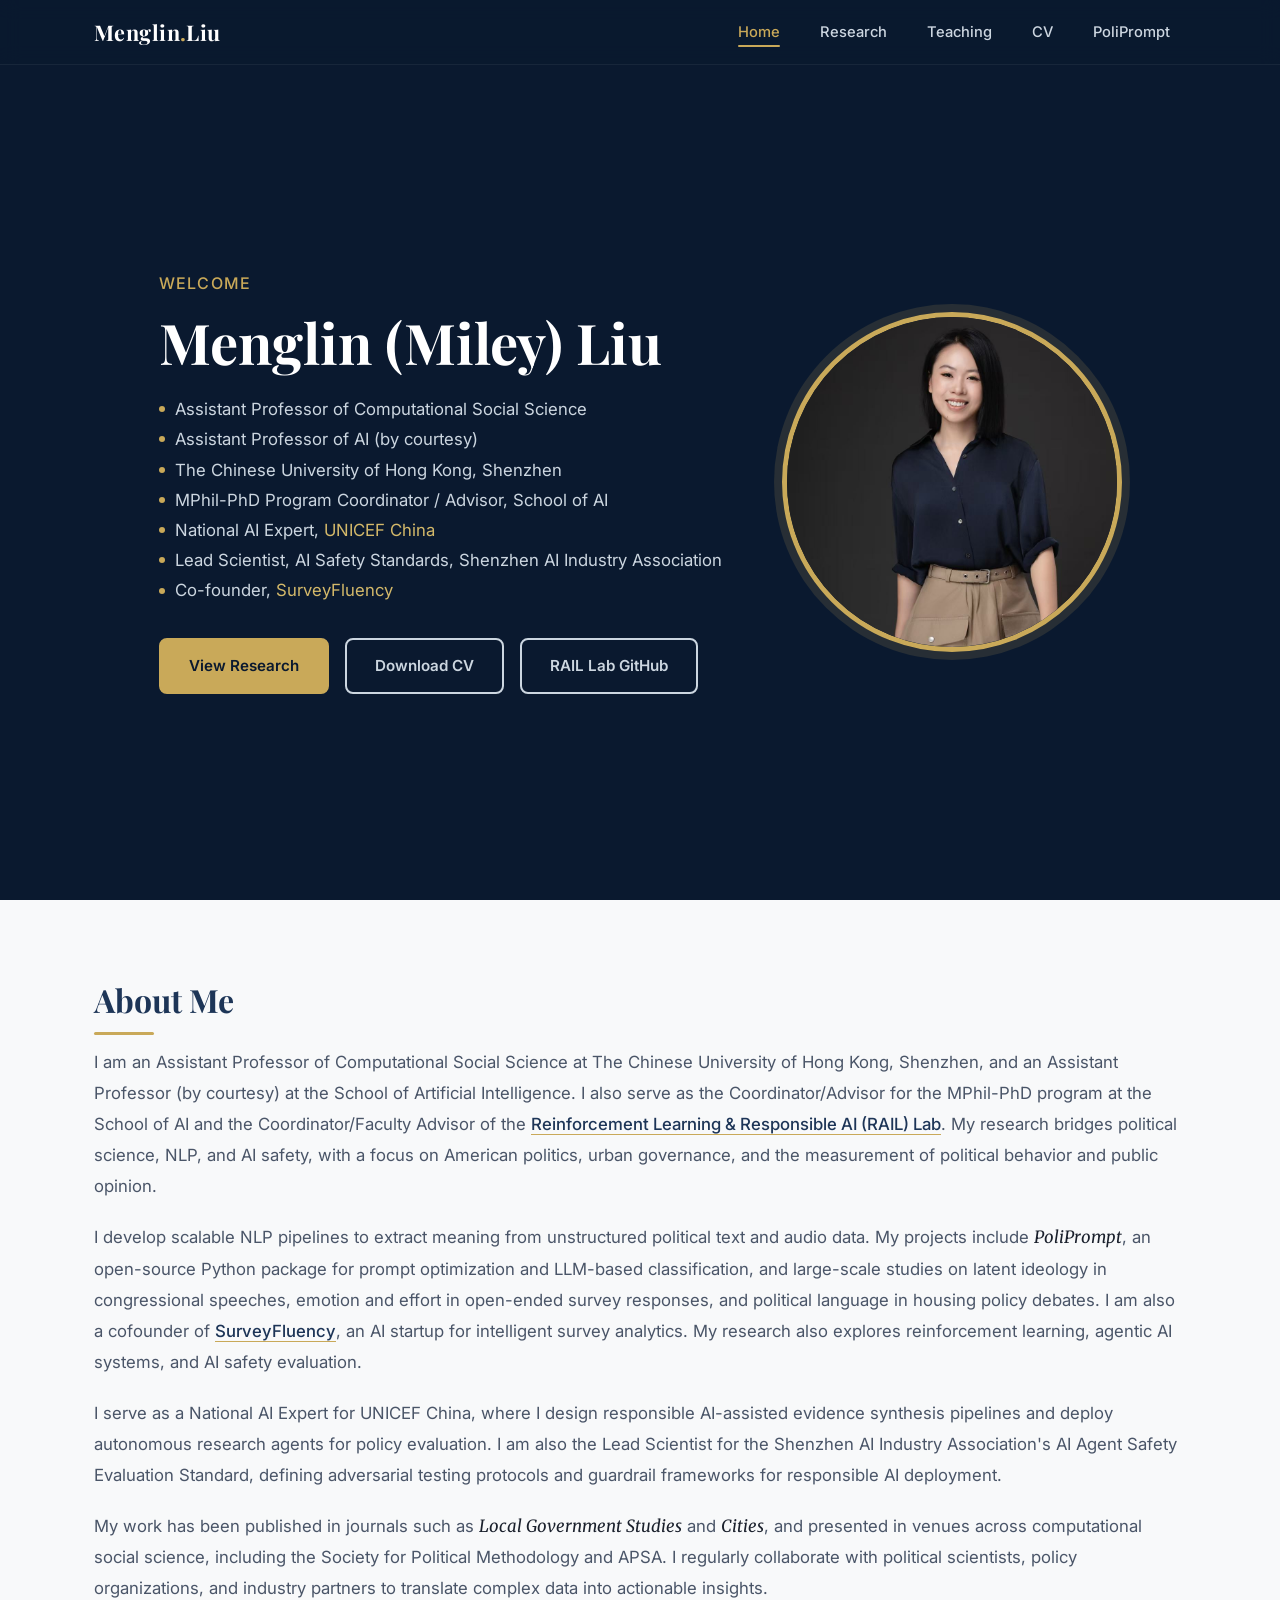
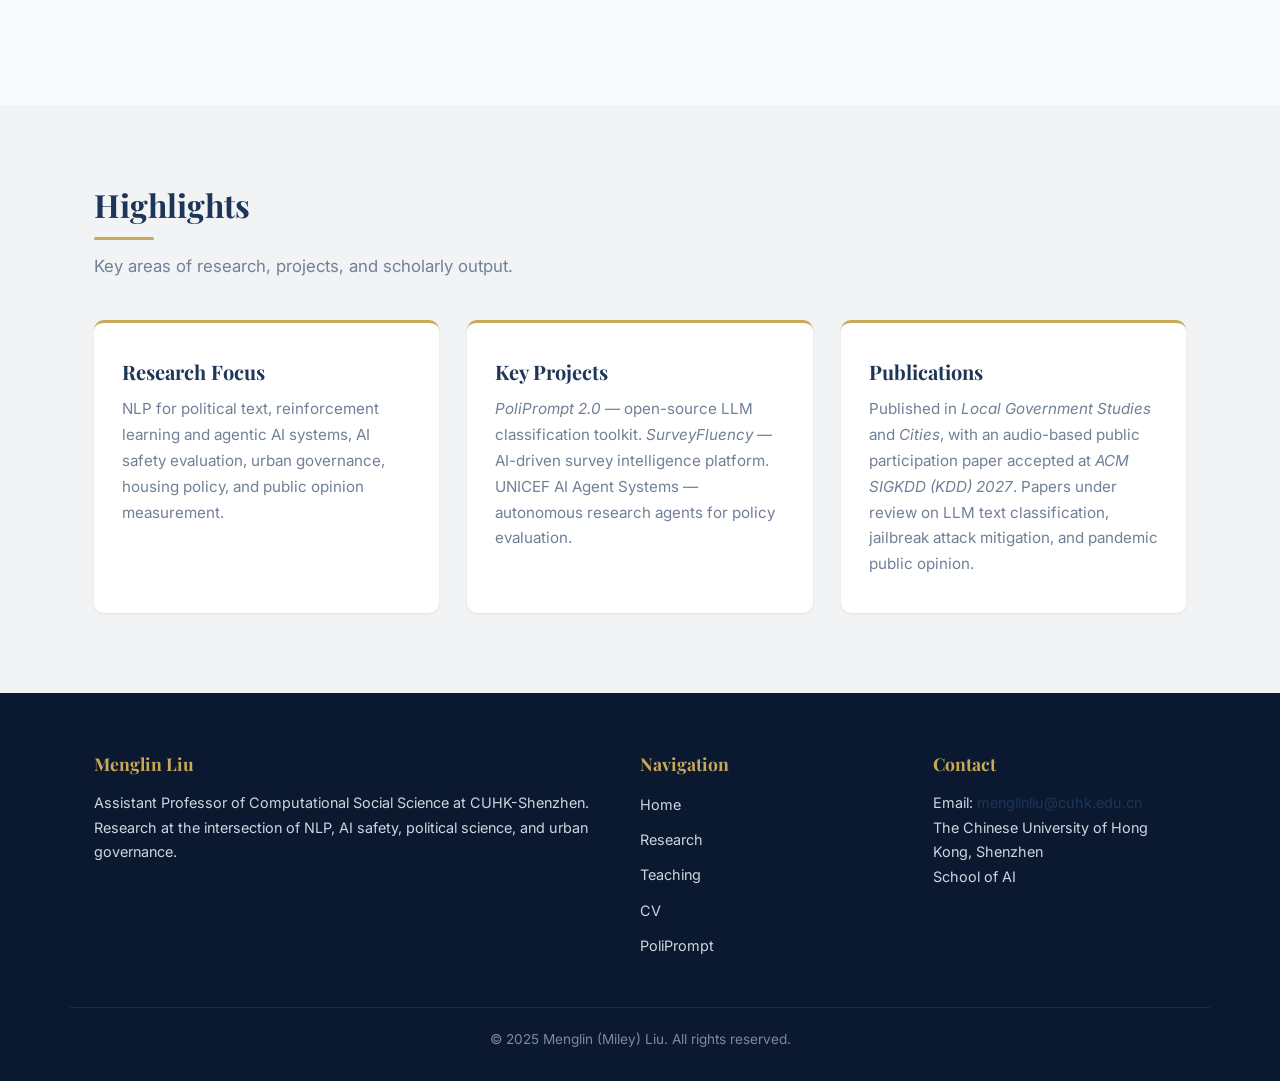
<file: index.html>
<!DOCTYPE html>
<html lang="en">
<head>
    <meta charset="UTF-8">
    <meta name="viewport" content="width=device-width, initial-scale=1.0">
    <title>Home | Menglin Liu</title>

    <meta name="google-site-verification" content="0E7UenBRxOjwbAGi5gpJ-2bU0Xsmihh_o_62zTsqPNQ" />

    <link rel="preconnect" href="https://fonts.googleapis.com">
    <link rel="preconnect" href="https://fonts.gstatic.com" crossorigin>
    <link href="https://fonts.googleapis.com/css2?family=Inter:wght@300;400;500;600;700&family=Merriweather:wght@300;400&family=Playfair+Display:wght@400;600;700&display=swap" rel="stylesheet">
    <link rel="stylesheet" href="css/style.css">
</head>
<body>

    <!-- ========== HEADER ========== -->
    <header class="site-header">
        <div class="nav-inner">
            <a href="index.html" class="nav-logo">Menglin<span class="dot">.</span>Liu</a>
            <button class="hamburger" aria-label="Toggle navigation">
                <span></span><span></span><span></span>
            </button>
            <ul class="nav-links">
                <li><a href="index.html" class="active">Home</a></li>
                <li><a href="research.html">Research</a></li>
                <li><a href="teaching.html">Teaching</a></li>
                <li><a href="CV.html">CV</a></li>
                <li><a href="Poliprompt_Package.html">PoliPrompt</a></li>
            </ul>
        </div>
    </header>

    <!-- ========== HERO ========== -->
    <section class="hero">
        <div class="hero-grid">
            <div class="hero-text">
                <p class="hero-greeting">Welcome</p>
                <h1 class="hero-name">Menglin (Miley) Liu</h1>
                <ul class="hero-titles">
                    <li>Assistant Professor of Computational Social Science</li>
                    <li>Assistant Professor of AI (by courtesy)</li>
                    <li>The Chinese University of Hong Kong, Shenzhen</li>
                    <li>MPhil-PhD Program Coordinator / Advisor, School of AI</li>
                    <li>National AI Expert, <a href="https://www.unicef.cn/en" style="color:var(--gold-400)">UNICEF China</a></li>
                    <li>Lead Scientist, AI Safety Standards, Shenzhen AI Industry Association</li>
                    <li>Co-founder, <a href="https://www.surveyfluency.com" style="color:var(--gold-400)">SurveyFluency</a></li>
                </ul>
                <div class="hero-buttons">
                    <a href="research.html" class="btn btn-gold">View Research</a>
                    <a href="MenglinLIU_CV.pdf" target="_blank" class="btn btn-outline">Download CV</a>
                    <a href="https://github.com/rail-ai-lab" target="_blank" class="btn btn-outline">RAIL Lab GitHub</a>
                </div>
            </div>
            <img src="IMG_8127.JPG" alt="Photo of Menglin Liu" class="hero-photo">
        </div>
    </section>

    <!-- ========== ABOUT ========== -->
    <section class="section">
        <div class="container">
            <h2 class="section-heading reveal">About Me</h2>
            <div class="about-text reveal" data-delay="100">
                <p>
                    I am an Assistant Professor of Computational Social Science at The Chinese University of Hong Kong, Shenzhen, and an Assistant Professor (by courtesy) at the School of Artificial Intelligence. I also serve as the Coordinator/Advisor for the MPhil-PhD program at the School of AI and the Coordinator/Faculty Advisor of the <a href="https://github.com/rail-ai-lab">Reinforcement Learning &amp; Responsible AI (RAIL) Lab</a>. My research bridges political science, NLP, and AI safety, with a focus on American politics, urban governance, and the measurement of political behavior and public opinion.
                </p>
                <p>
                    I develop scalable NLP pipelines to extract meaning from unstructured political text and audio data. My projects include <em>PoliPrompt</em>, an open-source Python package for prompt optimization and LLM-based classification, and large-scale studies on latent ideology in congressional speeches, emotion and effort in open-ended survey responses, and political language in housing policy debates. I am also a cofounder of <a href="https://www.surveyfluency.com">SurveyFluency</a>, an AI startup for intelligent survey analytics. My research also explores reinforcement learning, agentic AI systems, and AI safety evaluation.
                </p>
                <p>
                    I serve as a National AI Expert for UNICEF China, where I design responsible AI-assisted evidence synthesis pipelines and deploy autonomous research agents for policy evaluation. I am also the Lead Scientist for the Shenzhen AI Industry Association's AI Agent Safety Evaluation Standard, defining adversarial testing protocols and guardrail frameworks for responsible AI deployment.
                </p>
                <p>
                    My work has been published in journals such as <em>Local Government Studies</em> and <em>Cities</em>, and presented in venues across computational social science, including the Society for Political Methodology and APSA. I regularly collaborate with political scientists, policy organizations, and industry partners to translate complex data into actionable insights.
                </p>
            </div>
        </div>
    </section>

    <!-- ========== HIGHLIGHTS ========== -->
    <section class="section section--alt">
        <div class="container">
            <h2 class="section-heading reveal">Highlights</h2>
            <p class="section-sub reveal" data-delay="50">Key areas of research, projects, and scholarly output.</p>
            <div class="highlights-grid">
                <div class="highlight-card reveal" data-delay="100">
                    <h3>Research Focus</h3>
                    <p>NLP for political text, reinforcement learning and agentic AI systems, AI safety evaluation, urban governance, housing policy, and public opinion measurement.</p>
                </div>
                <div class="highlight-card reveal" data-delay="200">
                    <h3>Key Projects</h3>
                    <p><em>PoliPrompt 2.0</em> &mdash; open-source LLM classification toolkit. <em>SurveyFluency</em> &mdash; AI-driven survey intelligence platform. UNICEF AI Agent Systems &mdash; autonomous research agents for policy evaluation.</p>
                </div>
                <div class="highlight-card reveal" data-delay="300">
                    <h3>Publications</h3>
                    <p>Published in <em>Local Government Studies</em> and <em>Cities</em>, with an audio-based public participation paper accepted at <em>ACM SIGKDD (KDD) 2027</em>. Papers under review on LLM text classification, jailbreak attack mitigation, and pandemic public opinion.</p>
                </div>
            </div>
        </div>
    </section>

    <!-- ========== FOOTER ========== -->
    <footer class="site-footer">
        <div class="footer-grid">
            <div class="footer-col">
                <h4>Menglin Liu</h4>
                <p>Assistant Professor of Computational Social Science at CUHK-Shenzhen. Research at the intersection of NLP, AI safety, political science, and urban governance.</p>
            </div>
            <div class="footer-col">
                <h4>Navigation</h4>
                <ul>
                    <li><a href="index.html">Home</a></li>
                    <li><a href="research.html">Research</a></li>
                    <li><a href="teaching.html">Teaching</a></li>
                    <li><a href="CV.html">CV</a></li>
                    <li><a href="Poliprompt_Package.html">PoliPrompt</a></li>
                </ul>
            </div>
            <div class="footer-col">
                <h4>Contact</h4>
                <p>
                    Email: <a href="mailto:menglinliu@cuhk.edu.cn">menglinliu@cuhk.edu.cn</a><br>
                    The Chinese University of Hong Kong, Shenzhen<br>
                    School of AI
                </p>
            </div>
        </div>
        <div class="footer-bottom">
            &copy; 2025 Menglin (Miley) Liu. All rights reserved.
        </div>
    </footer>

    <script src="js/main.js"></script>
</body>
</html>
</file>
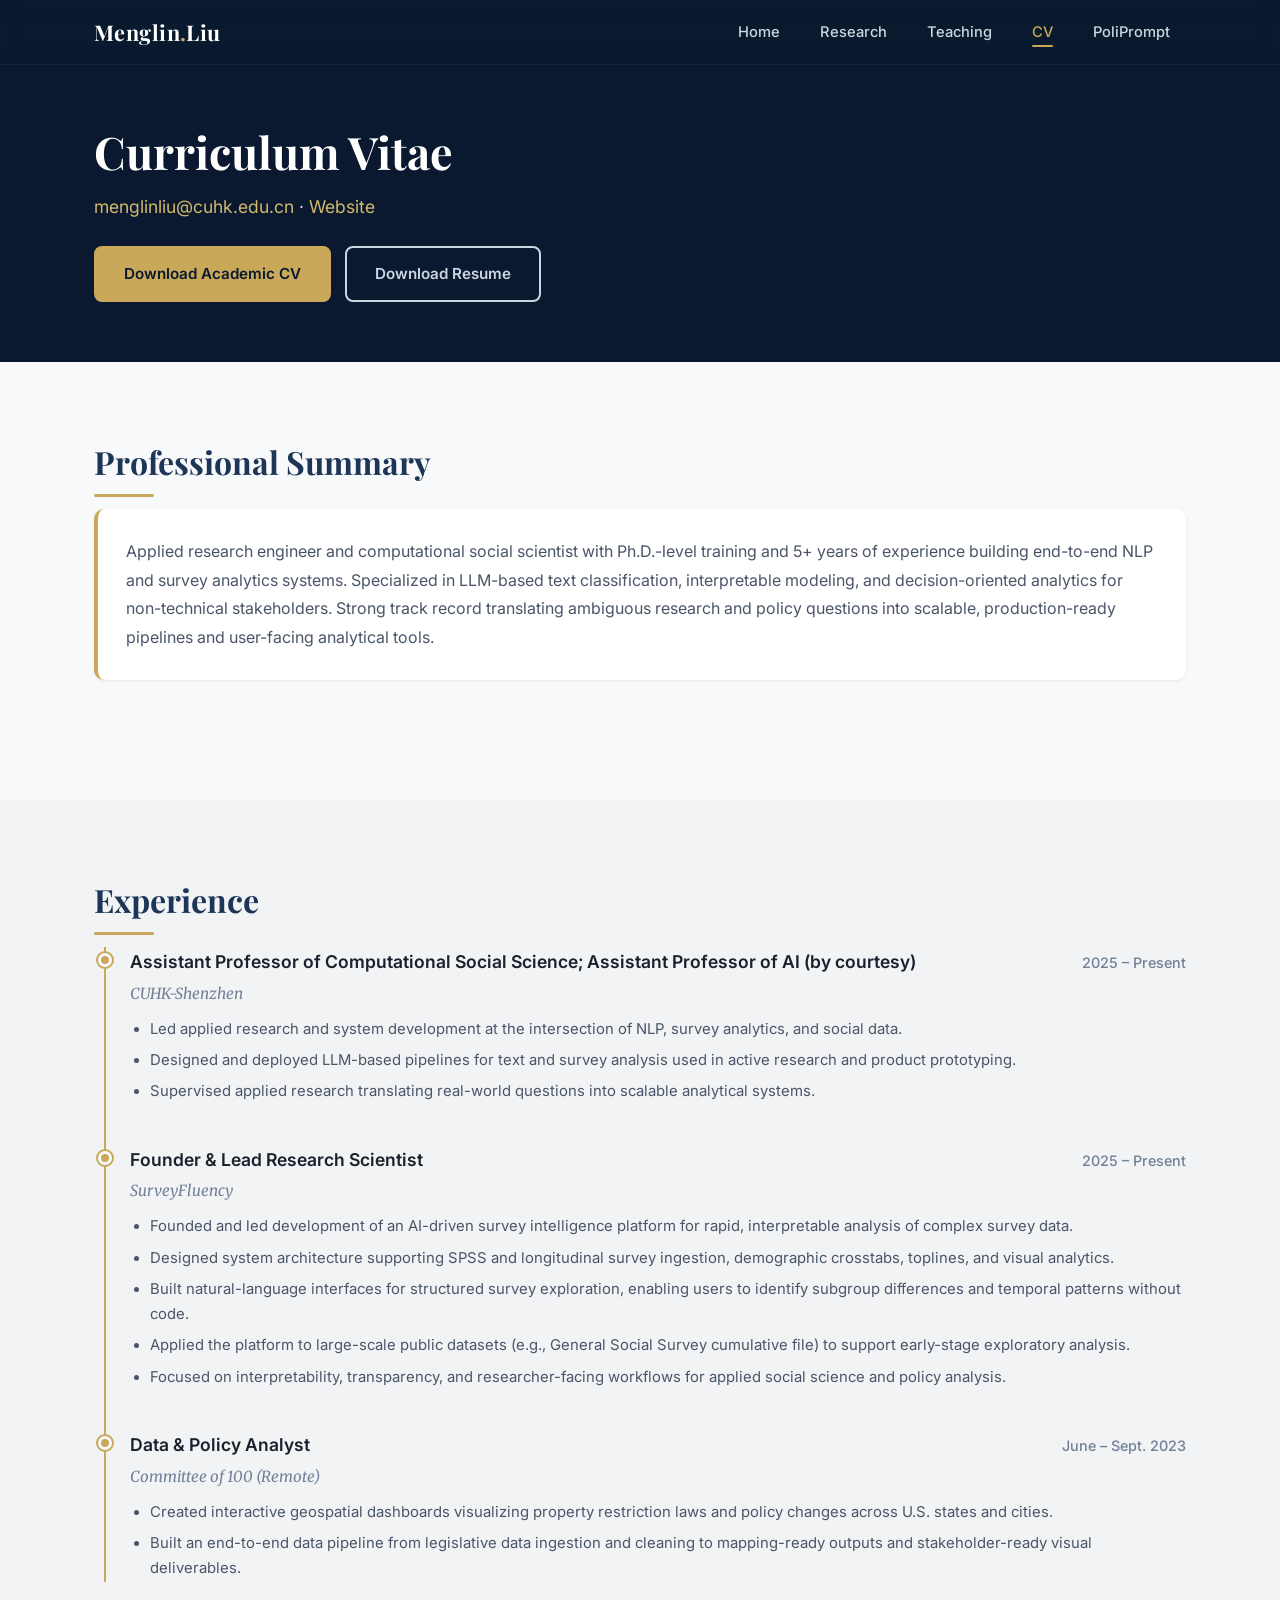
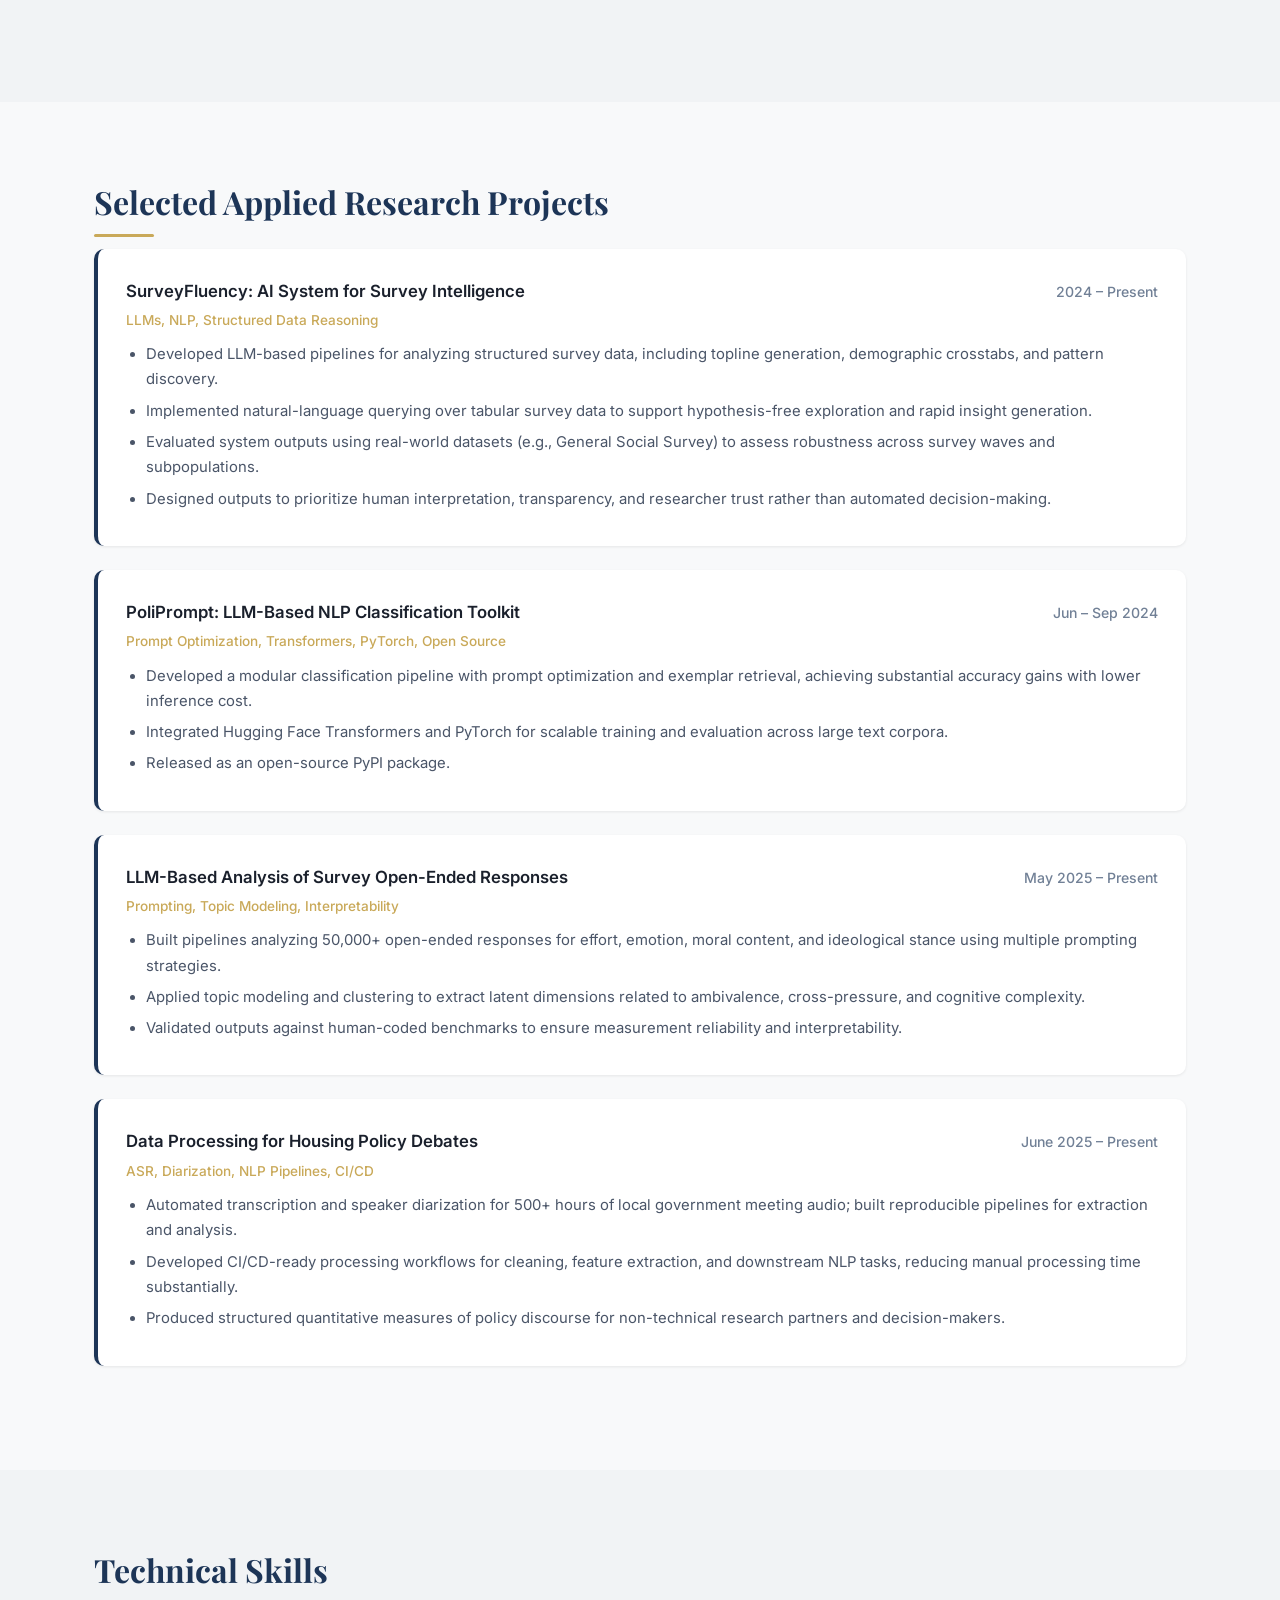
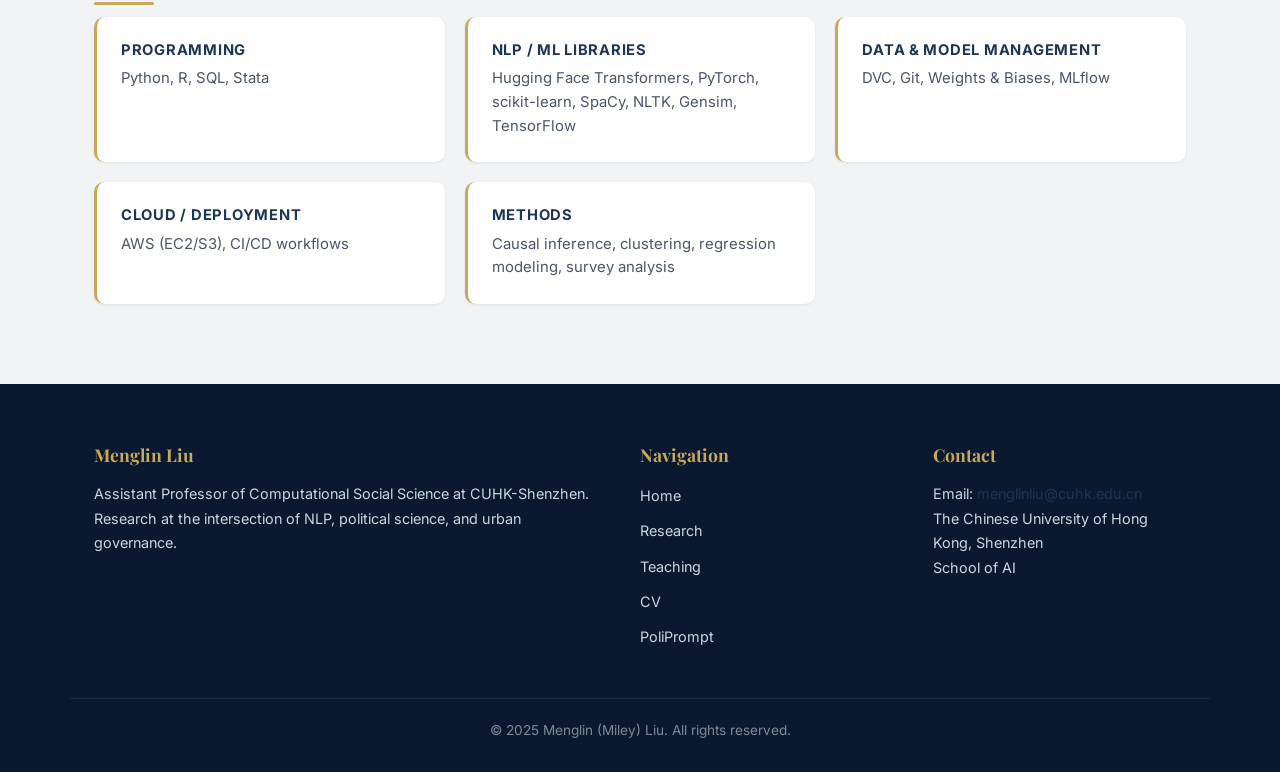
<file: CV.html>
<!DOCTYPE html>
<html lang="en">
<head>
    <meta charset="UTF-8">
    <meta name="viewport" content="width=device-width, initial-scale=1.0">
    <title>CV | Menglin Liu</title>

    <link rel="preconnect" href="https://fonts.googleapis.com">
    <link rel="preconnect" href="https://fonts.gstatic.com" crossorigin>
    <link href="https://fonts.googleapis.com/css2?family=Inter:wght@300;400;500;600;700&family=Merriweather:wght@300;400&family=Playfair+Display:wght@400;600;700&display=swap" rel="stylesheet">
    <link rel="stylesheet" href="css/style.css">
</head>
<body>

    <!-- ========== HEADER ========== -->
    <header class="site-header">
        <div class="nav-inner">
            <a href="index.html" class="nav-logo">Menglin<span class="dot">.</span>Liu</a>
            <button class="hamburger" aria-label="Toggle navigation">
                <span></span><span></span><span></span>
            </button>
            <ul class="nav-links">
                <li><a href="index.html">Home</a></li>
                <li><a href="research.html">Research</a></li>
                <li><a href="teaching.html">Teaching</a></li>
                <li><a href="CV.html" class="active">CV</a></li>
                <li><a href="Poliprompt_Package.html">PoliPrompt</a></li>
            </ul>
        </div>
    </header>

    <!-- ========== PAGE BANNER ========== -->
    <section class="page-banner">
        <div class="container">
            <h1>Curriculum Vitae</h1>
            <p class="banner-contact">
                <a href="mailto:menglinliu@cuhk.edu.cn">menglinliu@cuhk.edu.cn</a> &middot;
                <a href="https://menglinmileyliu.github.io/index.html">Website</a>
            </p>
            <div class="banner-buttons">
                <a href="MenglinLIU_CV.pdf" target="_blank" class="btn btn-gold">Download Academic CV</a>
                <a href="MenglinLiu_Resume.pdf" target="_blank" class="btn btn-outline">Download Resume</a>
            </div>
        </div>
    </section>

    <!-- ========== SUMMARY ========== -->
    <section class="section">
        <div class="container">
            <h2 class="section-heading reveal">Professional Summary</h2>
            <div class="summary-box reveal" data-delay="100">
                Applied research engineer and computational social scientist with Ph.D.-level training and 5+ years of experience building end-to-end NLP and survey analytics systems. Specialized in LLM-based text classification, interpretable modeling, and decision-oriented analytics for non-technical stakeholders. Strong track record translating ambiguous research and policy questions into scalable, production-ready pipelines and user-facing analytical tools.
            </div>
        </div>
    </section>

    <!-- ========== EXPERIENCE TIMELINE ========== -->
    <section class="section section--alt">
        <div class="container">
            <h2 class="section-heading reveal">Experience</h2>

            <div class="timeline reveal" data-delay="100">
                <div class="timeline-item">
                    <div class="tl-header">
                        <span class="tl-title">Assistant Professor of Computational Social Science; Assistant Professor of AI (by courtesy)</span>
                        <span class="tl-date">2025 &ndash; Present</span>
                    </div>
                    <div class="tl-org">CUHK-Shenzhen</div>
                    <ul>
                        <li>Led applied research and system development at the intersection of NLP, survey analytics, and social data.</li>
                        <li>Designed and deployed LLM-based pipelines for text and survey analysis used in active research and product prototyping.</li>
                        <li>Supervised applied research translating real-world questions into scalable analytical systems.</li>
                    </ul>
                </div>

                <div class="timeline-item">
                    <div class="tl-header">
                        <span class="tl-title">Founder &amp; Lead Research Scientist</span>
                        <span class="tl-date">2025 &ndash; Present</span>
                    </div>
                    <div class="tl-org">SurveyFluency</div>
                    <ul>
                        <li>Founded and led development of an AI-driven survey intelligence platform for rapid, interpretable analysis of complex survey data.</li>
                        <li>Designed system architecture supporting SPSS and longitudinal survey ingestion, demographic crosstabs, toplines, and visual analytics.</li>
                        <li>Built natural-language interfaces for structured survey exploration, enabling users to identify subgroup differences and temporal patterns without code.</li>
                        <li>Applied the platform to large-scale public datasets (e.g., General Social Survey cumulative file) to support early-stage exploratory analysis.</li>
                        <li>Focused on interpretability, transparency, and researcher-facing workflows for applied social science and policy analysis.</li>
                    </ul>
                </div>

                <div class="timeline-item">
                    <div class="tl-header">
                        <span class="tl-title">Data &amp; Policy Analyst</span>
                        <span class="tl-date">June &ndash; Sept. 2023</span>
                    </div>
                    <div class="tl-org">Committee of 100 (Remote)</div>
                    <ul>
                        <li>Created interactive geospatial dashboards visualizing property restriction laws and policy changes across U.S. states and cities.</li>
                        <li>Built an end-to-end data pipeline from legislative data ingestion and cleaning to mapping-ready outputs and stakeholder-ready visual deliverables.</li>
                    </ul>
                </div>
            </div>
        </div>
    </section>

    <!-- ========== PROJECTS ========== -->
    <section class="section">
        <div class="container">
            <h2 class="section-heading reveal">Selected Applied Research Projects</h2>

            <div class="project-item reveal" data-delay="100">
                <div class="proj-header">
                    <span class="proj-title">SurveyFluency: AI System for Survey Intelligence</span>
                    <span class="proj-date">2024 &ndash; Present</span>
                </div>
                <p class="proj-tech">LLMs, NLP, Structured Data Reasoning</p>
                <ul>
                    <li>Developed LLM-based pipelines for analyzing structured survey data, including topline generation, demographic crosstabs, and pattern discovery.</li>
                    <li>Implemented natural-language querying over tabular survey data to support hypothesis-free exploration and rapid insight generation.</li>
                    <li>Evaluated system outputs using real-world datasets (e.g., General Social Survey) to assess robustness across survey waves and subpopulations.</li>
                    <li>Designed outputs to prioritize human interpretation, transparency, and researcher trust rather than automated decision-making.</li>
                </ul>
            </div>

            <div class="project-item reveal" data-delay="200">
                <div class="proj-header">
                    <span class="proj-title">PoliPrompt: LLM-Based NLP Classification Toolkit</span>
                    <span class="proj-date">Jun &ndash; Sep 2024</span>
                </div>
                <p class="proj-tech">Prompt Optimization, Transformers, PyTorch, Open Source</p>
                <ul>
                    <li>Developed a modular classification pipeline with prompt optimization and exemplar retrieval, achieving substantial accuracy gains with lower inference cost.</li>
                    <li>Integrated Hugging Face Transformers and PyTorch for scalable training and evaluation across large text corpora.</li>
                    <li>Released as an open-source PyPI package.</li>
                </ul>
            </div>

            <div class="project-item reveal" data-delay="300">
                <div class="proj-header">
                    <span class="proj-title">LLM-Based Analysis of Survey Open-Ended Responses</span>
                    <span class="proj-date">May 2025 &ndash; Present</span>
                </div>
                <p class="proj-tech">Prompting, Topic Modeling, Interpretability</p>
                <ul>
                    <li>Built pipelines analyzing 50,000+ open-ended responses for effort, emotion, moral content, and ideological stance using multiple prompting strategies.</li>
                    <li>Applied topic modeling and clustering to extract latent dimensions related to ambivalence, cross-pressure, and cognitive complexity.</li>
                    <li>Validated outputs against human-coded benchmarks to ensure measurement reliability and interpretability.</li>
                </ul>
            </div>

            <div class="project-item reveal" data-delay="400">
                <div class="proj-header">
                    <span class="proj-title">Data Processing for Housing Policy Debates</span>
                    <span class="proj-date">June 2025 &ndash; Present</span>
                </div>
                <p class="proj-tech">ASR, Diarization, NLP Pipelines, CI/CD</p>
                <ul>
                    <li>Automated transcription and speaker diarization for 500+ hours of local government meeting audio; built reproducible pipelines for extraction and analysis.</li>
                    <li>Developed CI/CD-ready processing workflows for cleaning, feature extraction, and downstream NLP tasks, reducing manual processing time substantially.</li>
                    <li>Produced structured quantitative measures of policy discourse for non-technical research partners and decision-makers.</li>
                </ul>
            </div>
        </div>
    </section>

    <!-- ========== SKILLS ========== -->
    <section class="section section--alt">
        <div class="container">
            <h2 class="section-heading reveal">Technical Skills</h2>
            <div class="skills-grid reveal" data-delay="100">
                <div class="skill-card">
                    <h4>Programming</h4>
                    <p>Python, R, SQL, Stata</p>
                </div>
                <div class="skill-card">
                    <h4>NLP / ML Libraries</h4>
                    <p>Hugging Face Transformers, PyTorch, scikit-learn, SpaCy, NLTK, Gensim, TensorFlow</p>
                </div>
                <div class="skill-card">
                    <h4>Data &amp; Model Management</h4>
                    <p>DVC, Git, Weights &amp; Biases, MLflow</p>
                </div>
                <div class="skill-card">
                    <h4>Cloud / Deployment</h4>
                    <p>AWS (EC2/S3), CI/CD workflows</p>
                </div>
                <div class="skill-card">
                    <h4>Methods</h4>
                    <p>Causal inference, clustering, regression modeling, survey analysis</p>
                </div>
            </div>
        </div>
    </section>

    <!-- ========== FOOTER ========== -->
    <footer class="site-footer">
        <div class="footer-grid">
            <div class="footer-col">
                <h4>Menglin Liu</h4>
                <p>Assistant Professor of Computational Social Science at CUHK-Shenzhen. Research at the intersection of NLP, political science, and urban governance.</p>
            </div>
            <div class="footer-col">
                <h4>Navigation</h4>
                <ul>
                    <li><a href="index.html">Home</a></li>
                    <li><a href="research.html">Research</a></li>
                    <li><a href="teaching.html">Teaching</a></li>
                    <li><a href="CV.html">CV</a></li>
                    <li><a href="Poliprompt_Package.html">PoliPrompt</a></li>
                </ul>
            </div>
            <div class="footer-col">
                <h4>Contact</h4>
                <p>
                    Email: <a href="mailto:menglinliu@cuhk.edu.cn">menglinliu@cuhk.edu.cn</a><br>
                    The Chinese University of Hong Kong, Shenzhen<br>
                    School of AI
                </p>
            </div>
        </div>
        <div class="footer-bottom">
            &copy; 2025 Menglin (Miley) Liu. All rights reserved.
        </div>
    </footer>

    <script src="js/main.js"></script>
</body>
</html>
</file>
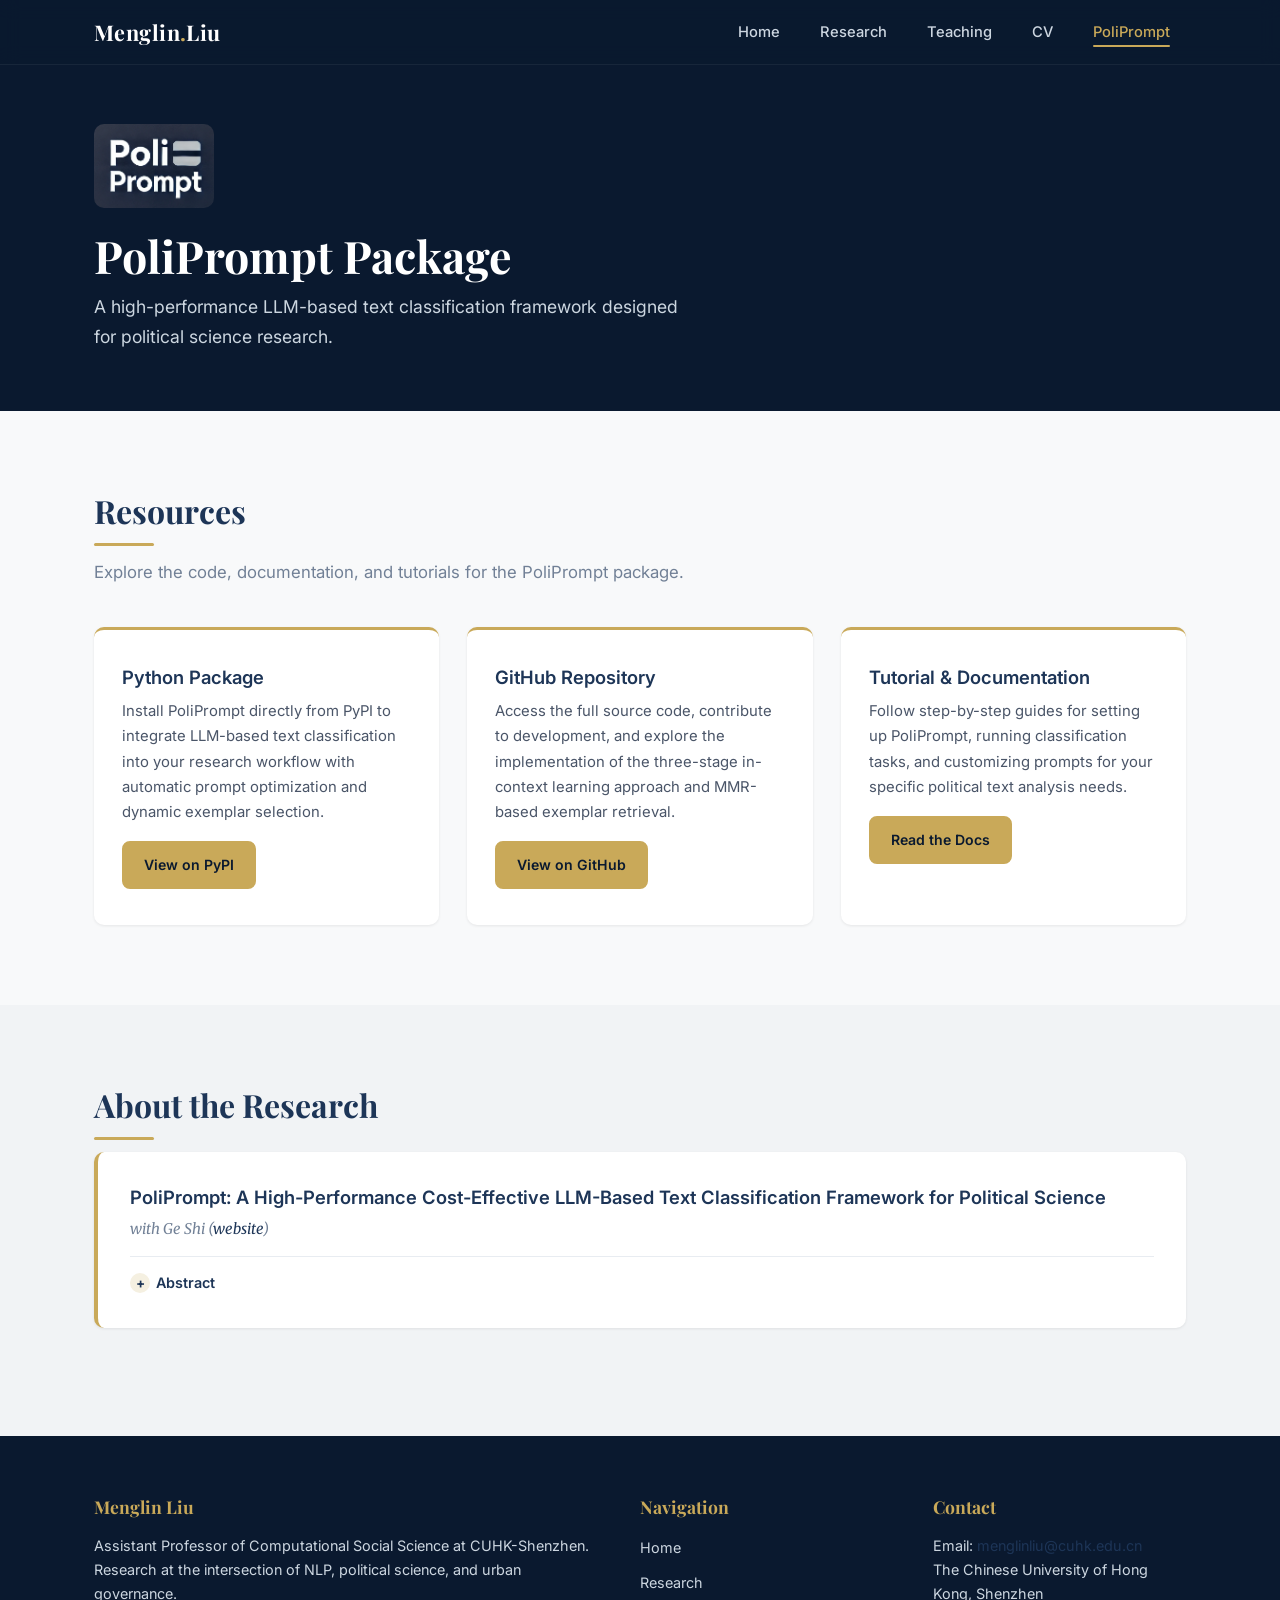
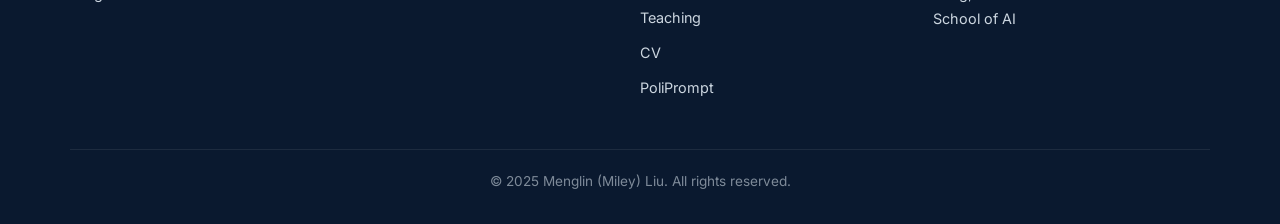
<file: Poliprompt_Package.html>
<!DOCTYPE html>
<html lang="en">
<head>
    <meta charset="UTF-8">
    <meta name="viewport" content="width=device-width, initial-scale=1.0">
    <title>PoliPrompt | Menglin Liu</title>

    <link rel="preconnect" href="https://fonts.googleapis.com">
    <link rel="preconnect" href="https://fonts.gstatic.com" crossorigin>
    <link href="https://fonts.googleapis.com/css2?family=Inter:wght@300;400;500;600;700&family=Merriweather:wght@300;400&family=Playfair+Display:wght@400;600;700&display=swap" rel="stylesheet">
    <link rel="stylesheet" href="css/style.css">
</head>
<body>

    <!-- ========== HEADER ========== -->
    <header class="site-header">
        <div class="nav-inner">
            <a href="index.html" class="nav-logo">Menglin<span class="dot">.</span>Liu</a>
            <button class="hamburger" aria-label="Toggle navigation">
                <span></span><span></span><span></span>
            </button>
            <ul class="nav-links">
                <li><a href="index.html">Home</a></li>
                <li><a href="research.html">Research</a></li>
                <li><a href="teaching.html">Teaching</a></li>
                <li><a href="CV.html">CV</a></li>
                <li><a href="Poliprompt_Package.html" class="active">PoliPrompt</a></li>
            </ul>
        </div>
    </header>

    <!-- ========== PAGE BANNER ========== -->
    <section class="page-banner">
        <div class="container">
            <img src="PoliPrompt_logo.png" alt="PoliPrompt Logo" class="banner-logo">
            <h1>PoliPrompt Package</h1>
            <p>A high-performance LLM-based text classification framework designed for political science research.</p>
        </div>
    </section>

    <!-- ========== FEATURES ========== -->
    <section class="section">
        <div class="container">
            <h2 class="section-heading reveal">Resources</h2>
            <p class="section-sub reveal" data-delay="50">Explore the code, documentation, and tutorials for the PoliPrompt package.</p>

            <div class="feature-grid">
                <div class="feature-card reveal" data-delay="100">
                    <h3>Python Package</h3>
                    <p>Install PoliPrompt directly from PyPI to integrate LLM-based text classification into your research workflow with automatic prompt optimization and dynamic exemplar selection.</p>
                    <a href="https://pypi.org/project/PoliPrompt/" target="_blank" class="btn btn-gold">View on PyPI</a>
                </div>
                <div class="feature-card reveal" data-delay="200">
                    <h3>GitHub Repository</h3>
                    <p>Access the full source code, contribute to development, and explore the implementation of the three-stage in-context learning approach and MMR-based exemplar retrieval.</p>
                    <a href="https://github.com/geshijoker/PoliPrompt" target="_blank" class="btn btn-gold">View on GitHub</a>
                </div>
                <div class="feature-card reveal" data-delay="300">
                    <h3>Tutorial &amp; Documentation</h3>
                    <p>Follow step-by-step guides for setting up PoliPrompt, running classification tasks, and customizing prompts for your specific political text analysis needs.</p>
                    <a href="https://poliprompt-tutorial.readthedocs.io/en/latest/" target="_blank" class="btn btn-gold">Read the Docs</a>
                </div>
            </div>
        </div>
    </section>

    <!-- ========== ABOUT THE PAPER ========== -->
    <section class="section section--alt">
        <div class="container">
            <h2 class="section-heading reveal">About the Research</h2>
            <div class="research-card reveal" data-delay="100">
                <h3><a href="Liu_Shi_PoliPrompt.pdf" target="_blank">PoliPrompt: A High-Performance Cost-Effective LLM-Based Text Classification Framework for Political Science</a></h3>
                <p class="authors">with Ge Shi (<a href="https://geshijoker.github.io/" target="_blank">website</a>)</p>
                <details>
                    <summary>Abstract</summary>
                    <p class="abstract-text">
                        Recent advancements in large language models (LLMs) have opened new possibilities for text classification in political science, but their effectiveness and accuracy depends on prompt quality and exemplar selection in few-shot learning. To address these challenges, we introduce a three-stage in-context learning approach that improves classification accuracy through <em>automatic prompt optimization</em> and <em>dynamic exemplar selection</em>. Our method automates the generation of optimized, task-specific prompts by analyzing a pool of diverse exemplars, summarizing labeling rules, and refining prompts based on the LLM's interpretation. We also use the Maximal Marginal Relevance (MMR) algorithm to dynamically select the most relevant exemplars during inference, balancing relevance to the query text with diversity among the selected examples. Additionally, we incorporate a consensus mechanism that refines outputs from two weaker LLMs using a more advanced model to improve accuracy, reliability, and speed while reducing computational costs. We extensively tested our method across diverse classification tasks, including categorizing lengthy BBC news reports by topic, analyzing public opinion on Brett Kavanaugh's Supreme Court confirmation using Twitter data, and assessing the tone of campaign ads from the 2018 election. The experimental results show how our approach effectively overcomes key limitations of using LLMs for text classification. A free Python software package implementing this method is available on GitHub.
                    </p>
                </details>
            </div>
        </div>
    </section>

    <!-- ========== FOOTER ========== -->
    <footer class="site-footer">
        <div class="footer-grid">
            <div class="footer-col">
                <h4>Menglin Liu</h4>
                <p>Assistant Professor of Computational Social Science at CUHK-Shenzhen. Research at the intersection of NLP, political science, and urban governance.</p>
            </div>
            <div class="footer-col">
                <h4>Navigation</h4>
                <ul>
                    <li><a href="index.html">Home</a></li>
                    <li><a href="research.html">Research</a></li>
                    <li><a href="teaching.html">Teaching</a></li>
                    <li><a href="CV.html">CV</a></li>
                    <li><a href="Poliprompt_Package.html">PoliPrompt</a></li>
                </ul>
            </div>
            <div class="footer-col">
                <h4>Contact</h4>
                <p>
                    Email: <a href="mailto:menglinliu@cuhk.edu.cn">menglinliu@cuhk.edu.cn</a><br>
                    The Chinese University of Hong Kong, Shenzhen<br>
                    School of AI
                </p>
            </div>
        </div>
        <div class="footer-bottom">
            &copy; 2025 Menglin (Miley) Liu. All rights reserved.
        </div>
    </footer>

    <script src="js/main.js"></script>
</body>
</html>
</file>
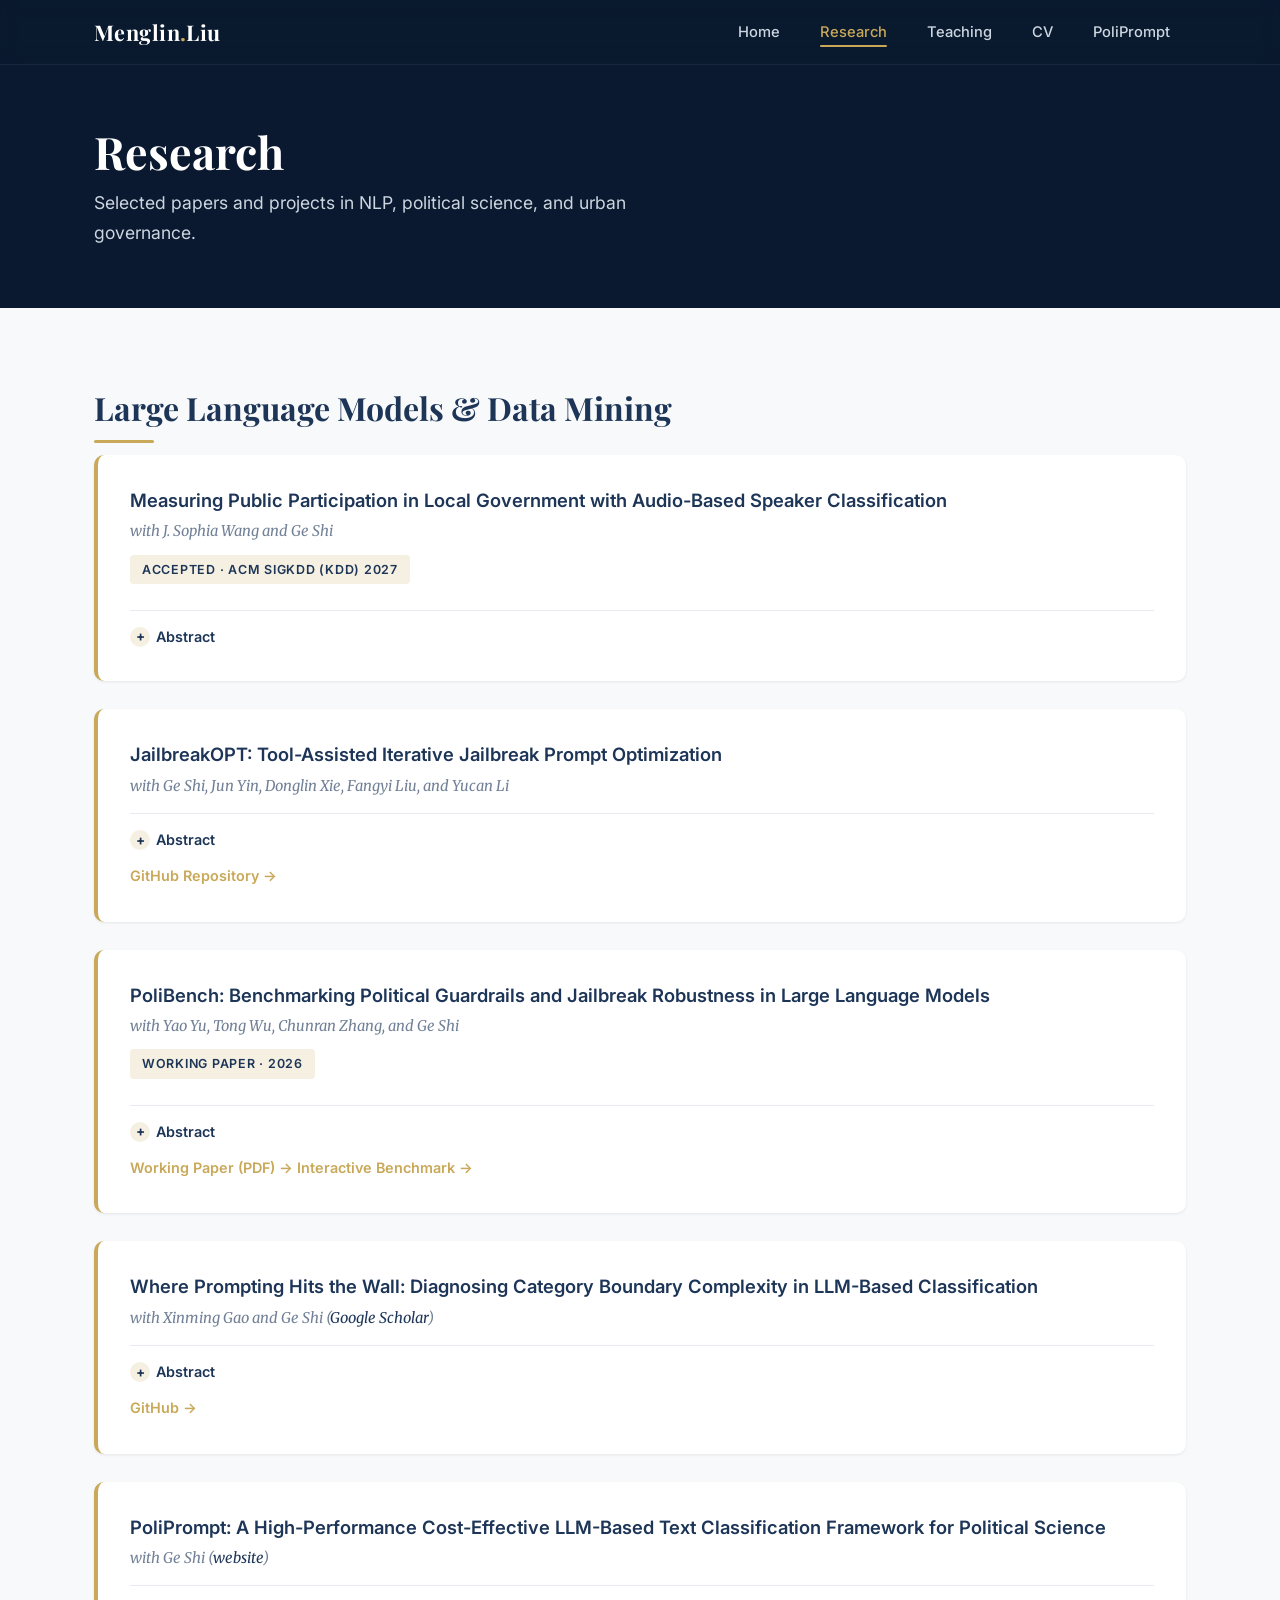
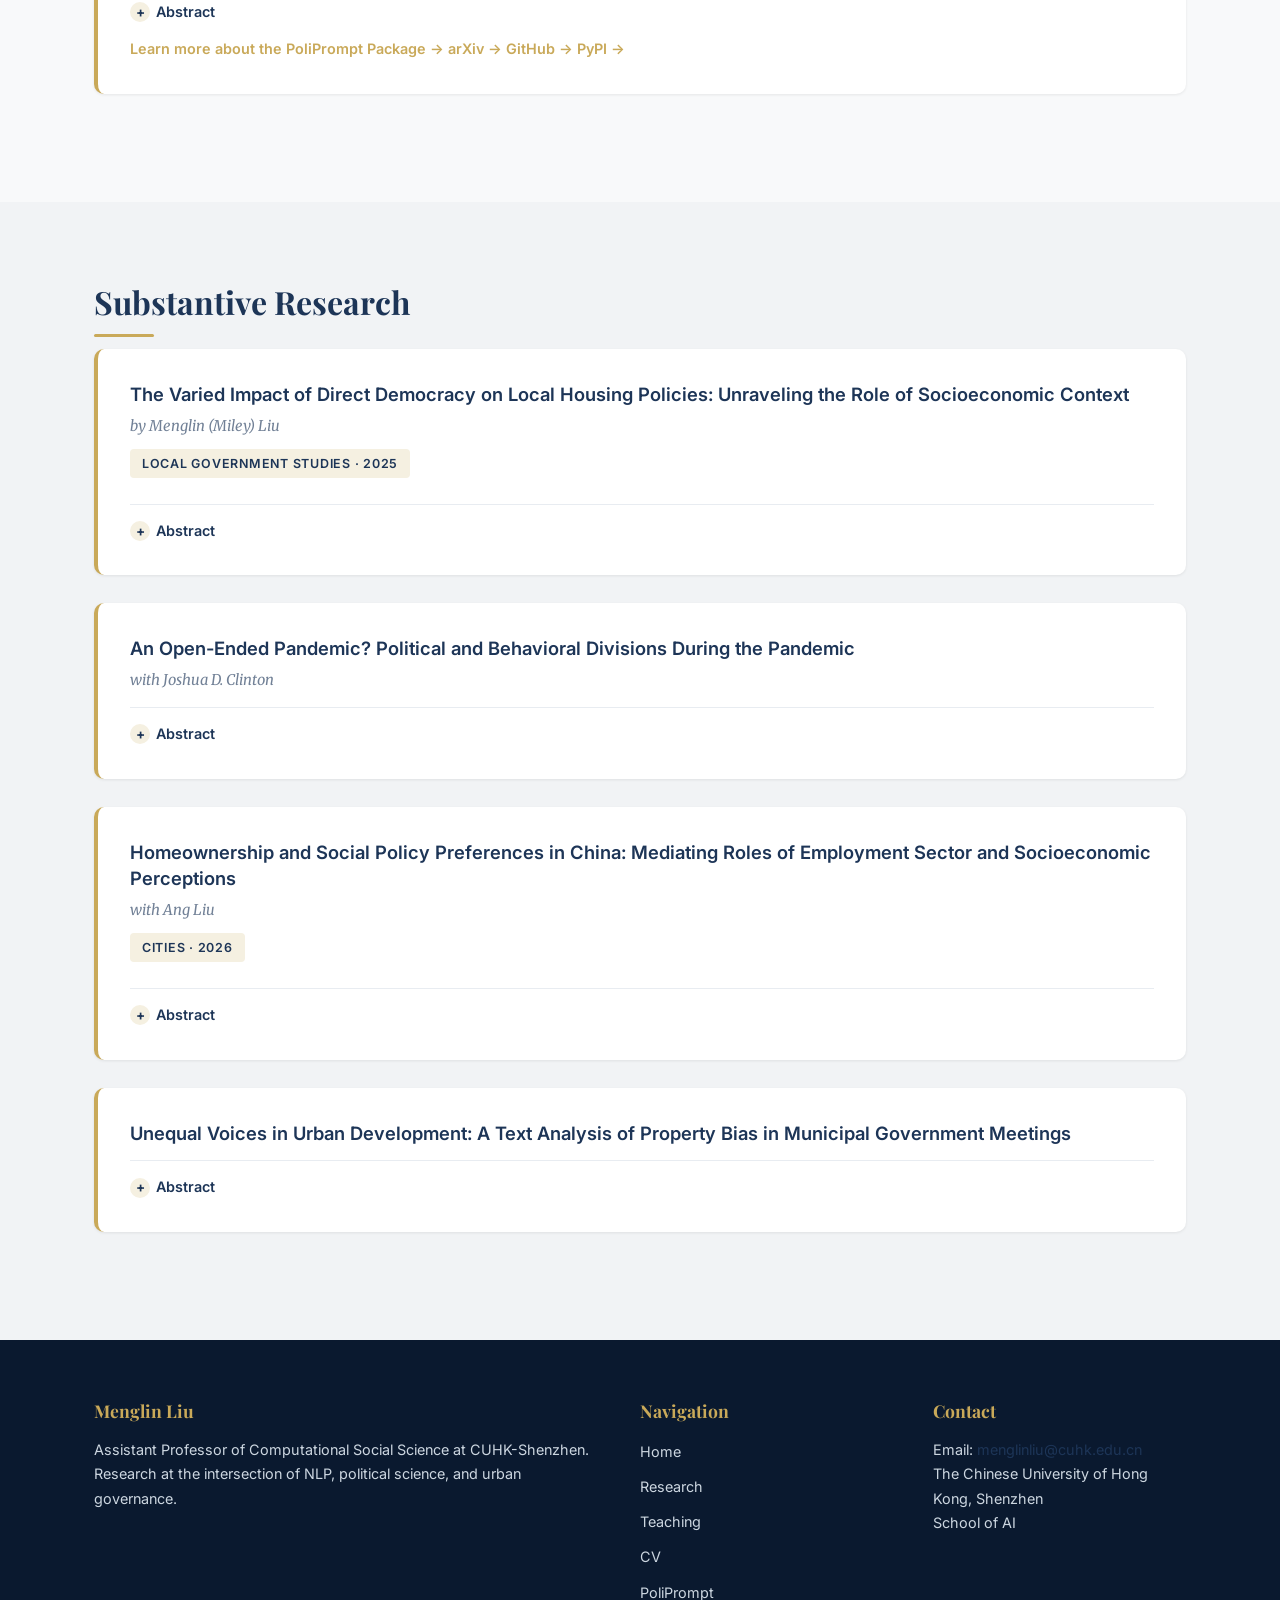
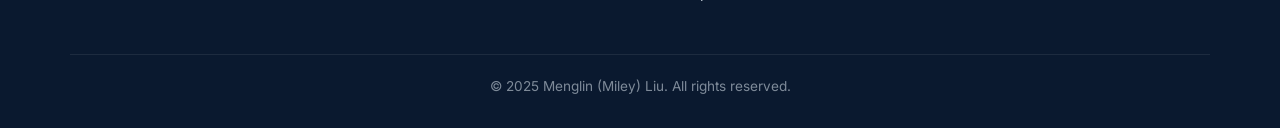
<file: research.html>
<!DOCTYPE html>
<html lang="en">
<head>
    <meta charset="UTF-8">
    <meta name="viewport" content="width=device-width, initial-scale=1.0">
    <title>Research | Menglin Liu</title>

    <link rel="preconnect" href="https://fonts.googleapis.com">
    <link rel="preconnect" href="https://fonts.gstatic.com" crossorigin>
    <link href="https://fonts.googleapis.com/css2?family=Inter:wght@300;400;500;600;700&family=Merriweather:wght@300;400&family=Playfair+Display:wght@400;600;700&display=swap" rel="stylesheet">
    <link rel="stylesheet" href="css/style.css">
</head>
<body>

    <!-- ========== HEADER ========== -->
    <header class="site-header">
        <div class="nav-inner">
            <a href="index.html" class="nav-logo">Menglin<span class="dot">.</span>Liu</a>
            <button class="hamburger" aria-label="Toggle navigation">
                <span></span><span></span><span></span>
            </button>
            <ul class="nav-links">
                <li><a href="index.html">Home</a></li>
                <li><a href="research.html" class="active">Research</a></li>
                <li><a href="teaching.html">Teaching</a></li>
                <li><a href="CV.html">CV</a></li>
                <li><a href="Poliprompt_Package.html">PoliPrompt</a></li>
            </ul>
        </div>
    </header>

    <!-- ========== PAGE BANNER ========== -->
    <section class="page-banner">
        <div class="container">
            <h1>Research</h1>
            <p>Selected papers and projects in NLP, political science, and urban governance.</p>
        </div>
    </section>

    <!-- ========== LLM & DATA MINING ========== -->
    <section class="section">
        <div class="container">
            <h2 class="section-heading reveal">Large Language Models &amp; Data Mining</h2>

            <div class="research-card reveal" data-delay="100">
                <h3><a href="Liu_Wang_Shi_AudioParticipation.pdf" target="_blank">Measuring Public Participation in Local Government with Audio-Based Speaker Classification</a></h3>
                <p class="authors">with J. Sophia Wang and Ge Shi</p>
                <span class="journal-badge">Accepted &middot; ACM SIGKDD (KDD) 2027</span>
                <details>
                    <summary>Abstract</summary>
                    <p class="abstract-text">
                        Democratic legitimacy rests not only on periodic elections but on ordinary residents having an ongoing voice in the local decisions that affect them&mdash;and the public-comment period of city council meetings is where that voice is most directly exercised. Yet we still lack scalable, direct measures of who actually speaks in these meetings&mdash;and for how long&mdash;which has limited empirical research on grass-root democracy. We show that recent advances in audio processing and multimodal large language models make such measurement possible at scale. To our knowledge, this is the first study to measure public participation in local government directly from meeting audio. We develop and validate an audio-based pipeline that operates without transcripts or external identity records. The pipeline first applies speaker diarization to determine who speaks when. It then uses a multimodal large language model to classify each detected speaker as an official or a public participant and calculates measures including public floor-time share. We apply this approach to approximately 2,600 hours of audio collected from 1,565 meetings held in five U.S. cities between 2017 and 2023. Against human annotations, diarization achieves 89.4% accuracy, while speaker-role classification achieves 87.7% accuracy and a public-participant F1 score of 0.832 on 1,761 speakers. The resulting measures reveal that public participants constitute 29.9% of detected speakers but receive a median floor-time share of only 10.0%. Public floor-time share also decreased from 15.5% before 2020 to 4.2% in 2020&ndash;2021 and recovered only partially to 9.6% in 2022&ndash;2023. These findings extend previous research showing inequalities in who attends local meetings: even when public participants attend, their presence does not translate into proportional voice. Beyond this study, the approach can be scaled to additional cities and adapted to examine finer-grained roles, topics, interactions, and institutional features of public deliberation.
                    </p>
                </details>
            </div>

            <div class="research-card reveal" data-delay="150">
                <h3><a href="https://arxiv.org/abs/2606.11425" target="_blank">JailbreakOPT: Tool-Assisted Iterative Jailbreak Prompt Optimization</a></h3>
                <p class="authors">with Ge Shi, Jun Yin, Donglin Xie, Fangyi Liu, and Yucan Li</p>
                <details>
                    <summary>Abstract</summary>
                    <p class="abstract-text">
                        This paper addresses safety vulnerabilities in large language models through jailbreak attacks. We propose a framework that organizes atomic attack prompts into a tool library and combines them to create more effective single-turn attacks. The method treats tool selection as a contextual bandit problem and applies contextual Thompson sampling to guide exploration and exploitation based on past outcomes. Testing across multiple target models demonstrates improvements in attack success rates while reducing the number of queries required compared to baseline approaches.
                    </p>
                </details>
                <a href="https://github.com/rail-ai-lab/JailbreakOPT" target="_blank" class="extra-link">GitHub Repository &rarr;</a>
            </div>

            <div class="research-card reveal" data-delay="175">
                <h3><a href="polibench/index.html" target="_blank">PoliBench: Benchmarking Political Guardrails and Jailbreak Robustness in Large Language Models</a></h3>
                <p class="authors">with Yao Yu, Tong Wu, Chunran Zhang, and Ge Shi</p>
                <span class="journal-badge">Working Paper &middot; 2026</span>
                <details>
                    <summary>Abstract</summary>
                    <p class="abstract-text">
                        As large language models become primary information-access tools, their political guardrails matter for election integrity, institutional trust, and information integrity. PoliBench evaluates ten frontier models across three languages on political and authoritarian-harm requests, under both native and adversarial conditions. A key finding: native strictness and adversarial robustness are <em>decoupled</em>&mdash;the models that refuse political requests most readily are not the ones hardest to jailbreak. The release includes an interactive leaderboard.
                    </p>
                </details>
                <a href="Liu_etal_PoliBench.pdf" target="_blank" class="extra-link">Working Paper (PDF) &rarr;</a>
                <a href="polibench/index.html" target="_blank" class="extra-link">Interactive Benchmark &rarr;</a>
            </div>

            <div class="research-card reveal" data-delay="200">
                <h3><a href="Where_Prompting_Hits_the_Wall.pdf" target="_blank">Where Prompting Hits the Wall: Diagnosing Category Boundary Complexity in LLM-Based Classification</a></h3>
                <p class="authors">with Xinming Gao and Ge Shi (<a href="https://scholar.google.com/citations?user=44UCIuEAAAAJ&hl=en" target="_blank">Google Scholar</a>)</p>
                <details>
                    <summary>Abstract</summary>
                    <p class="abstract-text">
                        Practitioners deploying large language models for classification face a recurring question with no principled answer: when does further prompt engineering stop paying off, and when should one switch to stronger models, supervised training, or human review? We argue that the <em>escalation behavior</em> of a staged classification system&mdash;how often weaker models disagree and trigger expert or human resolution&mdash;is itself a diagnostic signal for this decision. We instantiate this view in PoliPrompt, a framework combining rule-augmented few-shot prompting (RAFS) with a heterogeneous model cascade that produces two operational signals: Expert Call Rate (ECR) and human-in-the-loop (HITL) rate. Across seven text and multimodal datasets, ECR is strongly negatively associated with Macro F1, and 0-shot ECR provides the cleanest rank-ordering of prompting difficulty (Spearman &minus;0.89). This signal supports a three-regime mapping&mdash;<em>near-ceiling</em>, <em>prompt-recoverable</em>, and <em>prompting-limited</em>&mdash;each implying a different next-step decision. PoliPrompt remains competitive with a GPT-4o single-call baseline on operationalizable tasks and underperforms it mainly on prompting-limited tasks, where high escalation and low F1 indicate that prompting alone is unlikely to suffice. We position PoliPrompt not as a universal replacement for stronger models, but as a diagnostic workflow that tells practitioners when prompting is sufficient, when it is recoverable through structured prompting, and when it has likely hit the wall.
                    </p>
                </details>
                <a href="https://github.com/rail-ai-lab/poliprompt" target="_blank" class="extra-link">GitHub &rarr;</a>
            </div>

            <div class="research-card reveal" data-delay="300">
                <h3><a href="Liu_Shi_PoliPrompt.pdf" target="_blank">PoliPrompt: A High-Performance Cost-Effective LLM-Based Text Classification Framework for Political Science</a></h3>
                <p class="authors">with Ge Shi (<a href="https://geshijoker.github.io/" target="_blank">website</a>)</p>
                <details>
                    <summary>Abstract</summary>
                    <p class="abstract-text">
                        Recent advancements in large language models (LLMs) have opened new possibilities for text classification in political science, but their effectiveness and accuracy depends on prompt quality and exemplar selection in few-shot learning. To address these challenges, we introduce a three-stage in-context learning approach that improves classification accuracy through <em>automatic prompt optimization</em> and <em>dynamic exemplar selection</em>. Our method automates the generation of optimized, task-specific prompts by analyzing a pool of diverse exemplars, summarizing labeling rules, and refining prompts based on the LLM's interpretation. We also use the Maximal Marginal Relevance (MMR) algorithm to dynamically select the most relevant exemplars during inference, balancing relevance to the query text with diversity among the selected examples. Additionally, we incorporate a consensus mechanism that refines outputs from two weaker LLMs using a more advanced model to improve accuracy, reliability, and speed while reducing computational costs. We extensively tested our method across diverse classification tasks, including categorizing lengthy BBC news reports by topic, analyzing public opinion on Brett Kavanaugh's Supreme Court confirmation using Twitter data, and assessing the tone of campaign ads from the 2018 election. The experimental results show how our approach effectively overcomes key limitations of using LLMs for text classification. A free Python software package implementing this method is available on GitHub.
                    </p>
                </details>
                <a href="Poliprompt_Package.html" class="extra-link">Learn more about the PoliPrompt Package &rarr;</a>
                <a href="https://arxiv.org/abs/2409.01466" target="_blank" class="extra-link">arXiv &rarr;</a>
                <a href="https://github.com/MenglinMileyLiu/PoliPrompt-2.0" target="_blank" class="extra-link">GitHub &rarr;</a>
                <a href="https://pypi.org/project/PoliPrompt/" target="_blank" class="extra-link">PyPI &rarr;</a>
            </div>
        </div>
    </section>

    <!-- ========== SUBSTANTIVE RESEARCH ========== -->
    <section class="section section--alt">
        <div class="container">
            <h2 class="section-heading reveal">Substantive Research</h2>

            <div class="research-card reveal" data-delay="100">
                <h3><a href="https://www.tandfonline.com/doi/full/10.1080/03003930.2025.2517102?src=" target="_blank">The Varied Impact of Direct Democracy on Local Housing Policies: Unraveling the Role of Socioeconomic Context</a></h3>
                <p class="authors">by Menglin (Miley) Liu</p>
                <span class="journal-badge">Local Government Studies &middot; 2025</span>
                <details>
                    <summary>Abstract</summary>
                    <p class="abstract-text">
                        Local opposition to high-density residential construction is a major contributor to the housing crisis in the United States. The lack of affordable housing has wide-reaching implications for local economic performance, social challenges like homelessness and food insecurity, and income inequality. Amid this housing struggle, this study delves into the role of direct democracy in affecting local land use policies in nearly 1,000 U.S. cities between 2006 and 2018. Although direct democracy is arising as a common solution for local land use disputes, its actual implications on housing policies remained unexplored. This study, using matching and difference-in-differences design, provides robust evidence that cities adopting direct democracy are more inclined to impose stringent land use policies, often favoring established anti-growth interests in the city. This study further reveals that, in high-income cities, the effect of direct democracy remains constant, irrespective of the homeowner and renter power dynamics. However, in lower-income cities, the effect of direct democracy becomes more pronounced, underlining significant changes based on the power balance of homeowners and renters. These findings shed light on how political institutions could affect public policies, and how varying socioeconomic contexts could shape democratic processes in city development.
                    </p>
                </details>
            </div>

            <div class="research-card reveal" data-delay="200">
                <h3><a href="Clinton_Liu_OpenEndedPandemic.pdf" target="_blank">An Open-Ended Pandemic? Political and Behavioral Divisions During the Pandemic</a></h3>
                <p class="authors">with Joshua D. Clinton</p>
                <details>
                    <summary>Abstract</summary>
                    <p class="abstract-text">
                        What are the effects&mdash;and how can researchers identify and interpret the effects&mdash;of cross-cutting social divisions in mass opinion? The COVID-19 pandemic generated cleavages based on compliance with public health suggestions related to masking and vaccination that sometimes aligned with partisan identity and sometimes cut across it. But distinguishing ambivalence from survey satisficing when studying the responses of cross-pressured individuals is difficult when relying on traditional, forced-choice survey items. We leverage a survey combining forced-choice and open-ended responses to examine how political identity and behavioral compliance shaped affective and moral judgments of others during the pandemic. Substantively, we show that evaluations of others reflect both partisan alignment and compliance visibility, with especially negative sentiment directed at the non-compliant by the compliant. Methodologically, we demonstrate how the use of human-in-the-loop large language model&ndash;assisted coding of open-ended text can uncover latent opinion structure, discern between satisficing and ambivalence, and increase our understanding of cross-pressured individuals. Our results show that even though the responses are noisier, they still retain a coherent underlying schema in ways that suggest internal conflict rather than disengagement. Substantively, our findings advance understanding of how social divisions emerge, and methodologically, our analysis highlights the importance of integrating open- and closed-ended data to measure ambivalence in mass opinion and illustrates a framework for doing such analyses.
                    </p>
                </details>
            </div>

            <div class="research-card reveal" data-delay="300">
                <h3><a href="https://www.sciencedirect.com/science/article/pii/S0264275126000247" target="_blank">Homeownership and Social Policy Preferences in China: Mediating Roles of Employment Sector and Socioeconomic Perceptions</a></h3>
                <p class="authors">with Ang Liu</p>
                <span class="journal-badge">Cities &middot; 2026</span>
                <details>
                    <summary>Abstract</summary>
                    <p class="abstract-text">
                        Housing consistently ranks as one of the most significant assets for ordinary citizens in China. Despite its crucial importance, political economists have scarcely explored its impact on citizens' welfare and their demands from the government. This study addresses the critical role of housing, focusing on its heterogeneous impact on social policy preferences among homeowners. Specifically, employing both matching techniques and instrumental variable analysis, our findings indicate that homeownership leads to increased support for policies related to redistribution. We also find that homeownership increases support for redistribution across the board but does so more substantially among employees of state-owned enterprises (SOEs) compared to their private-sector counterparts. Through the application of mediation analysis, this research uncovers how different channels potentially mediate the effect of homeownership on social redistribution attitudes. The findings shed light on the nuanced, heterogeneous effects of housing as an economic asset on the socio-political dynamics of policy support in China, underscoring the importance of contextual factors in understanding the socio-economic implications of homeownership.
                    </p>
                </details>
            </div>

            <div class="research-card reveal" data-delay="400">
                <h3>Unequal Voices in Urban Development: A Text Analysis of Property Bias in Municipal Government Meetings</h3>
                <details>
                    <summary>Abstract</summary>
                    <p class="abstract-text">
                        Dahl asserted that "political resources, knowledge, skills, and incentives are always and everywhere distributed unequally" (2006). Recently, scholars of political behavior and local politics have paid increasing attention to citizen participation in local government meetings, notably with the planning and zoning board and the municipal council. One notable finding is that renters are consistently less politically active than homeowners (Einstein et al. 2019; Yoder 2020), whose opposition seems to be more associated with NIMBYism (not in my backyard) sentiments against (affordable or) dense housing developments. However, while these studies describe a critical empirical finding in political behavior, we argue that the existing literature has misrepresented the processes of local political engagement by overlooking one key contextual premise of local government meetings: high informational and material barriers to participation, with a strong favor to property. Conducting textual analysis with the LocalView dataset, we show that the formal local institutions are intrinsically biased toward property-owners. Further, we show that even for more privileged homeowners, the playing field is not as leveled considering the high bars of financial investments required in opposing deep-pocketed developers. This evidence contributes to the understanding of grassroots mobilization by marginalized communities, such as tenants, outside of the formal participation processes.
                    </p>
                </details>
            </div>
        </div>
    </section>

    <!-- ========== FOOTER ========== -->
    <footer class="site-footer">
        <div class="footer-grid">
            <div class="footer-col">
                <h4>Menglin Liu</h4>
                <p>Assistant Professor of Computational Social Science at CUHK-Shenzhen. Research at the intersection of NLP, political science, and urban governance.</p>
            </div>
            <div class="footer-col">
                <h4>Navigation</h4>
                <ul>
                    <li><a href="index.html">Home</a></li>
                    <li><a href="research.html">Research</a></li>
                    <li><a href="teaching.html">Teaching</a></li>
                    <li><a href="CV.html">CV</a></li>
                    <li><a href="Poliprompt_Package.html">PoliPrompt</a></li>
                </ul>
            </div>
            <div class="footer-col">
                <h4>Contact</h4>
                <p>
                    Email: <a href="mailto:menglinliu@cuhk.edu.cn">menglinliu@cuhk.edu.cn</a><br>
                    The Chinese University of Hong Kong, Shenzhen<br>
                    School of AI
                </p>
            </div>
        </div>
        <div class="footer-bottom">
            &copy; 2025 Menglin (Miley) Liu. All rights reserved.
        </div>
    </footer>

    <script src="js/main.js"></script>
</body>
</html>
</file>
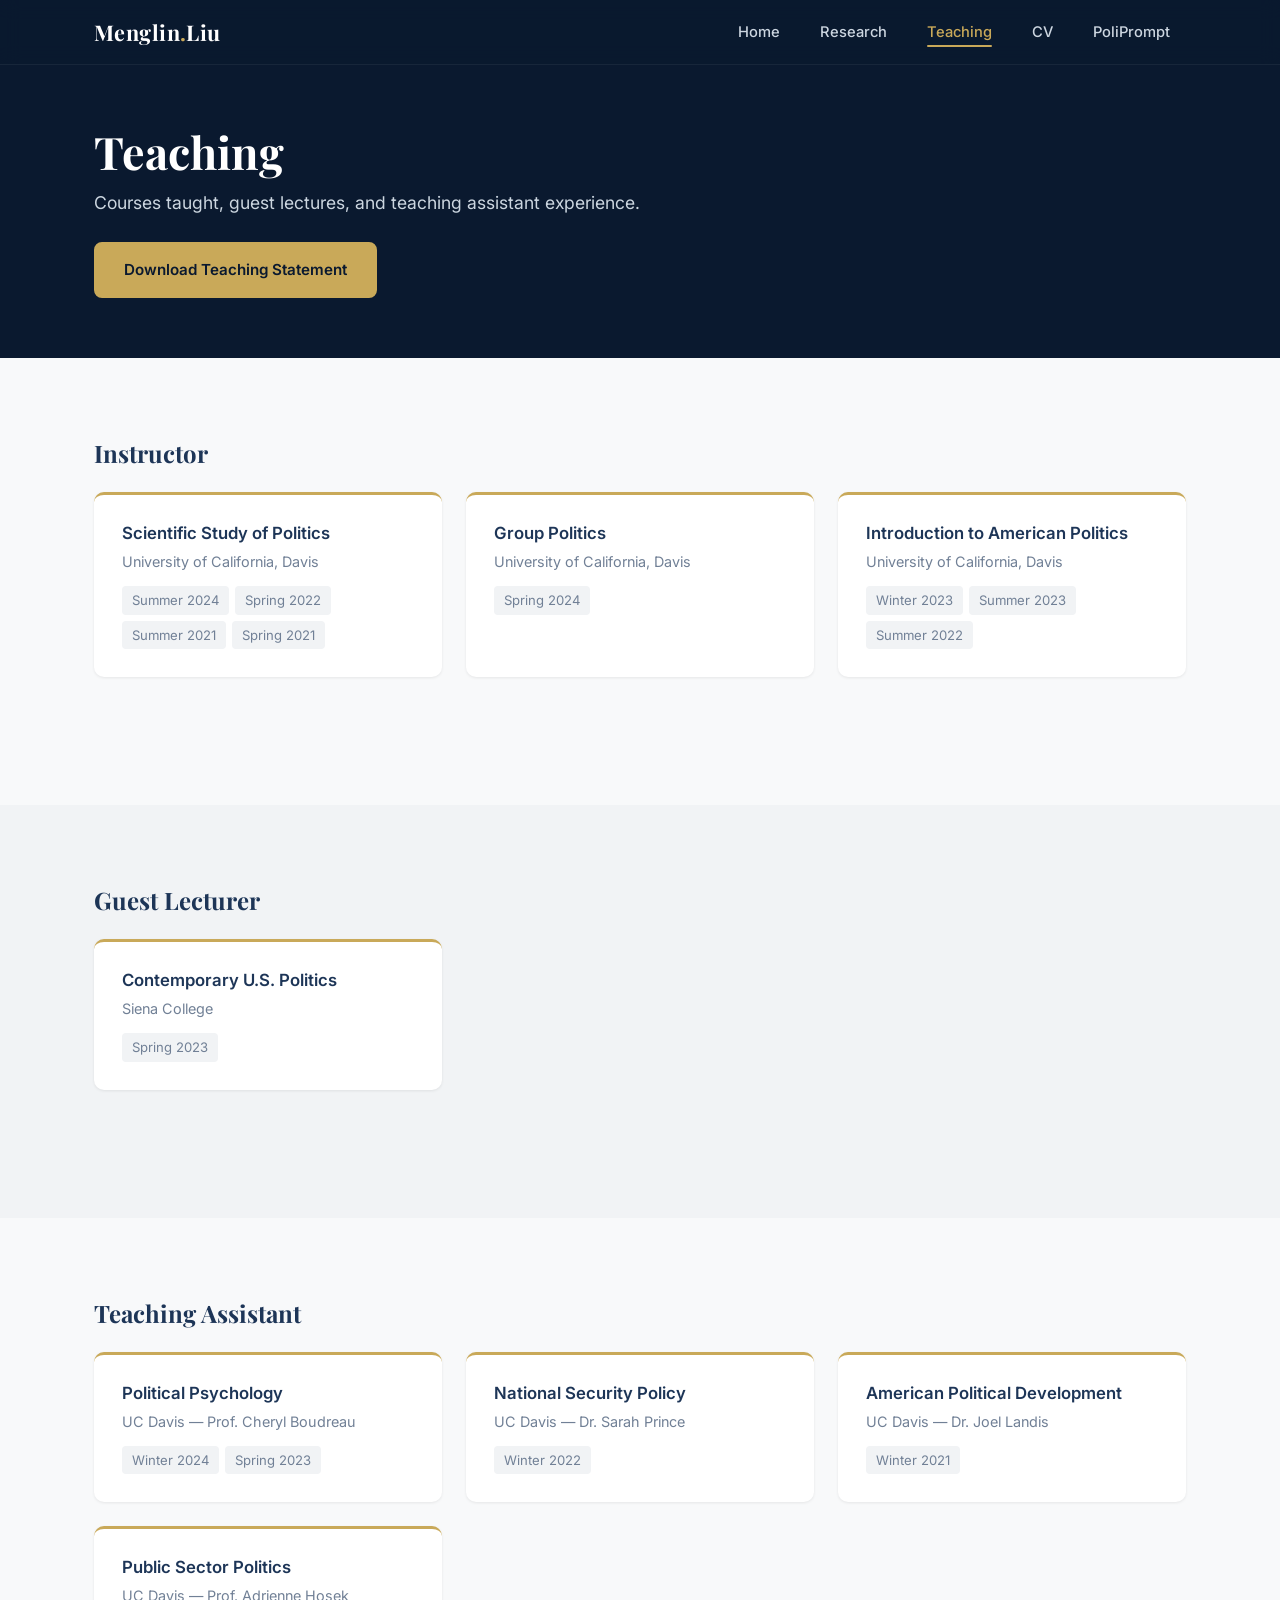
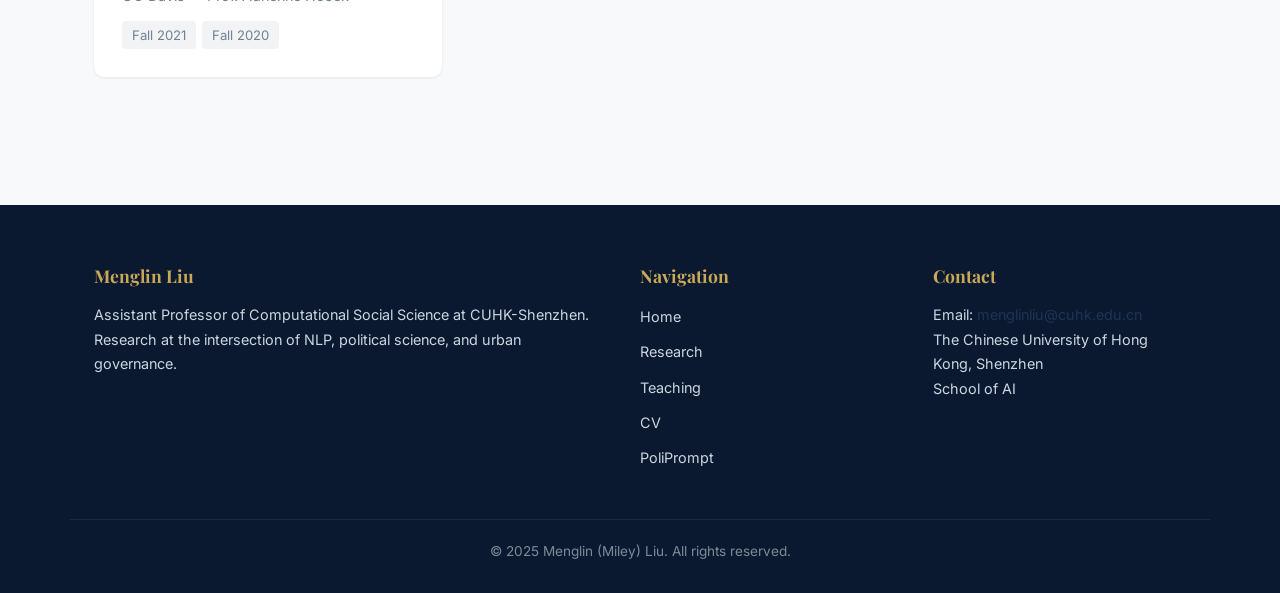
<file: teaching.html>
<!DOCTYPE html>
<html lang="en">
<head>
    <meta charset="UTF-8">
    <meta name="viewport" content="width=device-width, initial-scale=1.0">
    <title>Teaching | Menglin Liu</title>

    <link rel="preconnect" href="https://fonts.googleapis.com">
    <link rel="preconnect" href="https://fonts.gstatic.com" crossorigin>
    <link href="https://fonts.googleapis.com/css2?family=Inter:wght@300;400;500;600;700&family=Merriweather:wght@300;400&family=Playfair+Display:wght@400;600;700&display=swap" rel="stylesheet">
    <link rel="stylesheet" href="css/style.css">
</head>
<body>

    <!-- ========== HEADER ========== -->
    <header class="site-header">
        <div class="nav-inner">
            <a href="index.html" class="nav-logo">Menglin<span class="dot">.</span>Liu</a>
            <button class="hamburger" aria-label="Toggle navigation">
                <span></span><span></span><span></span>
            </button>
            <ul class="nav-links">
                <li><a href="index.html">Home</a></li>
                <li><a href="research.html">Research</a></li>
                <li><a href="teaching.html" class="active">Teaching</a></li>
                <li><a href="CV.html">CV</a></li>
                <li><a href="Poliprompt_Package.html">PoliPrompt</a></li>
            </ul>
        </div>
    </header>

    <!-- ========== PAGE BANNER ========== -->
    <section class="page-banner">
        <div class="container">
            <h1>Teaching</h1>
            <p>Courses taught, guest lectures, and teaching assistant experience.</p>
            <div class="banner-buttons">
                <a href="Teaching Statement_0821.pdf" target="_blank" class="btn btn-gold">Download Teaching Statement</a>
            </div>
        </div>
    </section>

    <!-- ========== INSTRUCTOR ========== -->
    <section class="section">
        <div class="container">
            <div class="teaching-group reveal">
                <h2 class="teaching-group-title">Instructor</h2>
                <div class="teaching-grid">
                    <div class="teaching-card reveal" data-delay="100">
                        <h4>Scientific Study of Politics</h4>
                        <p class="institution">University of California, Davis</p>
                        <ul class="terms">
                            <li>Summer 2024</li>
                            <li>Spring 2022</li>
                            <li>Summer 2021</li>
                            <li>Spring 2021</li>
                        </ul>
                    </div>
                    <div class="teaching-card reveal" data-delay="200">
                        <h4>Group Politics</h4>
                        <p class="institution">University of California, Davis</p>
                        <ul class="terms">
                            <li>Spring 2024</li>
                        </ul>
                    </div>
                    <div class="teaching-card reveal" data-delay="300">
                        <h4>Introduction to American Politics</h4>
                        <p class="institution">University of California, Davis</p>
                        <ul class="terms">
                            <li>Winter 2023</li>
                            <li>Summer 2023</li>
                            <li>Summer 2022</li>
                        </ul>
                    </div>
                </div>
            </div>
        </div>
    </section>

    <!-- ========== GUEST LECTURER ========== -->
    <section class="section section--alt">
        <div class="container">
            <div class="teaching-group reveal">
                <h2 class="teaching-group-title">Guest Lecturer</h2>
                <div class="teaching-grid">
                    <div class="teaching-card reveal" data-delay="100">
                        <h4>Contemporary U.S. Politics</h4>
                        <p class="institution">Siena College</p>
                        <ul class="terms">
                            <li>Spring 2023</li>
                        </ul>
                    </div>
                </div>
            </div>
        </div>
    </section>

    <!-- ========== TEACHING ASSISTANT ========== -->
    <section class="section">
        <div class="container">
            <div class="teaching-group reveal">
                <h2 class="teaching-group-title">Teaching Assistant</h2>
                <div class="teaching-grid">
                    <div class="teaching-card reveal" data-delay="100">
                        <h4>Political Psychology</h4>
                        <p class="institution">UC Davis &mdash; Prof. Cheryl Boudreau</p>
                        <ul class="terms">
                            <li>Winter 2024</li>
                            <li>Spring 2023</li>
                        </ul>
                    </div>
                    <div class="teaching-card reveal" data-delay="200">
                        <h4>National Security Policy</h4>
                        <p class="institution">UC Davis &mdash; Dr. Sarah Prince</p>
                        <ul class="terms">
                            <li>Winter 2022</li>
                        </ul>
                    </div>
                    <div class="teaching-card reveal" data-delay="300">
                        <h4>American Political Development</h4>
                        <p class="institution">UC Davis &mdash; Dr. Joel Landis</p>
                        <ul class="terms">
                            <li>Winter 2021</li>
                        </ul>
                    </div>
                    <div class="teaching-card reveal" data-delay="400">
                        <h4>Public Sector Politics</h4>
                        <p class="institution">UC Davis &mdash; Prof. Adrienne Hosek</p>
                        <ul class="terms">
                            <li>Fall 2021</li>
                            <li>Fall 2020</li>
                        </ul>
                    </div>
                </div>
            </div>
        </div>
    </section>

    <!-- ========== FOOTER ========== -->
    <footer class="site-footer">
        <div class="footer-grid">
            <div class="footer-col">
                <h4>Menglin Liu</h4>
                <p>Assistant Professor of Computational Social Science at CUHK-Shenzhen. Research at the intersection of NLP, political science, and urban governance.</p>
            </div>
            <div class="footer-col">
                <h4>Navigation</h4>
                <ul>
                    <li><a href="index.html">Home</a></li>
                    <li><a href="research.html">Research</a></li>
                    <li><a href="teaching.html">Teaching</a></li>
                    <li><a href="CV.html">CV</a></li>
                    <li><a href="Poliprompt_Package.html">PoliPrompt</a></li>
                </ul>
            </div>
            <div class="footer-col">
                <h4>Contact</h4>
                <p>
                    Email: <a href="mailto:menglinliu@cuhk.edu.cn">menglinliu@cuhk.edu.cn</a><br>
                    The Chinese University of Hong Kong, Shenzhen<br>
                    School of AI
                </p>
            </div>
        </div>
        <div class="footer-bottom">
            &copy; 2025 Menglin (Miley) Liu. All rights reserved.
        </div>
    </footer>

    <script src="js/main.js"></script>
</body>
</html>
</file>
<file: css/style.css>
/* ============================================
   Menglin Liu Academic Portfolio
   Elegant Academic — Deep Navy & Gold
   ============================================ */

/* ---------- Design Tokens ---------- */
:root {
  --navy-900: #0a192f;
  --navy-800: #112240;
  --navy-700: #1d3557;
  --navy-100: #ccd6e0;
  --gold-500: #c9a959;
  --gold-400: #d4b96a;
  --gold-100: #f5f0e1;
  --off-white: #f8f9fa;
  --gray-50:  #f1f3f5;
  --text-dark: #1a202c;
  --text-body: #4a5568;
  --text-muted: #718096;
  --white: #ffffff;
  --shadow-sm: 0 1px 3px rgba(0,0,0,.08);
  --shadow-md: 0 4px 14px rgba(0,0,0,.1);
  --shadow-lg: 0 10px 30px rgba(0,0,0,.12);
  --radius: 10px;
  --transition: .3s ease;
}

/* ---------- Reset & Base ---------- */
*,*::before,*::after { box-sizing: border-box; margin: 0; padding: 0; }

html { scroll-behavior: smooth; }

body {
  font-family: 'Inter', -apple-system, BlinkMacSystemFont, 'Segoe UI', sans-serif;
  line-height: 1.7;
  color: var(--text-body);
  background-color: var(--off-white);
  font-size: 16px;
  overflow-x: hidden;
}

img { max-width: 100%; display: block; }

a { color: var(--navy-700); text-decoration: none; transition: color var(--transition); }
a:hover { color: var(--gold-500); }

h1,h2,h3,h4 {
  font-family: 'Playfair Display', Georgia, serif;
  color: var(--text-dark);
  line-height: 1.25;
}

/* ---------- Utility ---------- */
.container {
  max-width: 1140px;
  margin: 0 auto;
  padding: 0 24px;
}

.section { padding: 80px 0; }
.section--alt { background-color: var(--gray-50); }

.section-heading {
  font-size: 2rem;
  margin-bottom: 12px;
  color: var(--navy-700);
}

.section-heading::after {
  content: '';
  display: block;
  width: 60px;
  height: 3px;
  background: var(--gold-500);
  margin-top: 12px;
  border-radius: 2px;
}

.section-sub {
  color: var(--text-muted);
  font-size: 1.05rem;
  margin-bottom: 40px;
  max-width: 640px;
}

/* ---------- Scroll Reveal ---------- */
.reveal {
  opacity: 0;
  transform: translateY(30px);
  transition: opacity .6s ease, transform .6s ease;
}
.reveal.visible {
  opacity: 1;
  transform: translateY(0);
}

/* Respect reduced motion */
@media (prefers-reduced-motion: reduce) {
  .reveal { opacity: 1; transform: none; transition: none; }
}

/* ---------- Sticky Navigation ---------- */
.site-header {
  position: fixed;
  top: 0; left: 0; right: 0;
  z-index: 1000;
  background: rgba(10,25,47,.92);
  backdrop-filter: blur(10px);
  -webkit-backdrop-filter: blur(10px);
  border-bottom: 1px solid rgba(255,255,255,.06);
  transition: box-shadow var(--transition);
}

.site-header.scrolled {
  box-shadow: 0 2px 20px rgba(0,0,0,.25);
}

.nav-inner {
  display: flex;
  align-items: center;
  justify-content: space-between;
  height: 64px;
  max-width: 1140px;
  margin: 0 auto;
  padding: 0 24px;
}

.nav-logo {
  font-family: 'Playfair Display', Georgia, serif;
  font-size: 1.35rem;
  font-weight: 700;
  color: var(--white);
  letter-spacing: .02em;
}
.nav-logo .dot { color: var(--gold-500); }

.nav-links {
  list-style: none;
  display: flex;
  gap: 8px;
}

.nav-links a {
  color: var(--navy-100);
  font-size: .92rem;
  font-weight: 500;
  padding: 8px 16px;
  border-radius: 6px;
  transition: color var(--transition), background var(--transition);
  position: relative;
}

.nav-links a:hover {
  color: var(--gold-400);
}

.nav-links a.active {
  color: var(--gold-500);
}
.nav-links a.active::after {
  content: '';
  position: absolute;
  bottom: 2px;
  left: 16px;
  right: 16px;
  height: 2px;
  background: var(--gold-500);
  border-radius: 1px;
}

/* Hamburger */
.hamburger {
  display: none;
  flex-direction: column;
  gap: 5px;
  background: none;
  border: none;
  cursor: pointer;
  padding: 4px;
}
.hamburger span {
  display: block;
  width: 24px;
  height: 2px;
  background: var(--navy-100);
  border-radius: 2px;
  transition: transform var(--transition), opacity var(--transition);
}
.hamburger.open span:nth-child(1) { transform: translateY(7px) rotate(45deg); }
.hamburger.open span:nth-child(2) { opacity: 0; }
.hamburger.open span:nth-child(3) { transform: translateY(-7px) rotate(-45deg); }

/* ---------- Hero (homepage) ---------- */
.hero {
  background: var(--navy-900);
  min-height: 100vh;
  display: flex;
  align-items: center;
  padding-top: 64px; /* header height */
}

.hero-grid {
  display: grid;
  grid-template-columns: 1fr auto;
  gap: 60px;
  align-items: center;
  max-width: 1140px;
  margin: 0 auto;
  padding: 60px 24px;
}

.hero-text { max-width: 600px; }

.hero-greeting {
  font-family: 'Inter', sans-serif;
  font-size: 1rem;
  font-weight: 500;
  color: var(--gold-500);
  letter-spacing: .08em;
  text-transform: uppercase;
  margin-bottom: 12px;
}

.hero-name {
  font-family: 'Playfair Display', Georgia, serif;
  font-size: 3.5rem;
  font-weight: 700;
  color: var(--white);
  margin-bottom: 20px;
  line-height: 1.15;
}

.hero-titles {
  list-style: none;
  margin-bottom: 32px;
}
.hero-titles li {
  color: var(--navy-100);
  font-size: 1.05rem;
  line-height: 1.8;
  padding-left: 16px;
  position: relative;
}
.hero-titles li::before {
  content: '';
  position: absolute;
  left: 0;
  top: 50%;
  width: 6px;
  height: 6px;
  background: var(--gold-500);
  border-radius: 50%;
  transform: translateY(-50%);
}

.hero-buttons { display: flex; gap: 16px; flex-wrap: wrap; }

.btn {
  display: inline-flex;
  align-items: center;
  gap: 8px;
  padding: 13px 28px;
  font-size: .95rem;
  font-weight: 600;
  border-radius: 8px;
  transition: all var(--transition);
  cursor: pointer;
  border: 2px solid transparent;
}

.btn-gold {
  background: var(--gold-500);
  color: var(--navy-900);
  border-color: var(--gold-500);
}
.btn-gold:hover {
  background: var(--gold-400);
  border-color: var(--gold-400);
  color: var(--navy-900);
  transform: translateY(-2px);
  box-shadow: 0 4px 14px rgba(201,169,89,.35);
}

.btn-outline {
  background: transparent;
  color: var(--navy-100);
  border-color: var(--navy-100);
}
.btn-outline:hover {
  border-color: var(--gold-400);
  color: var(--gold-400);
  transform: translateY(-2px);
}

.hero-photo {
  width: 340px;
  height: 340px;
  border-radius: 50%;
  object-fit: cover;
  object-position: center 20%;
  border: 5px solid var(--gold-500);
  box-shadow: 0 0 0 8px rgba(201,169,89,.15);
}

/* ---------- Page Banner (sub-pages) ---------- */
.page-banner {
  background: var(--navy-900);
  padding-top: calc(64px + 60px); /* header + spacing */
  padding-bottom: 60px;
}

.page-banner h1 {
  font-family: 'Playfair Display', Georgia, serif;
  font-size: 2.8rem;
  color: var(--white);
  margin-bottom: 8px;
}

.page-banner p {
  color: var(--navy-100);
  font-size: 1.1rem;
  max-width: 600px;
}

.page-banner .banner-logo {
  width: 120px;
  margin-bottom: 20px;
  border-radius: 10px;
}

/* ---------- Highlight Cards (homepage) ---------- */
.highlights-grid {
  display: grid;
  grid-template-columns: repeat(3, 1fr);
  gap: 28px;
}

.highlight-card {
  background: var(--white);
  border-radius: var(--radius);
  padding: 36px 28px;
  box-shadow: var(--shadow-sm);
  transition: transform var(--transition), box-shadow var(--transition);
  border-top: 3px solid var(--gold-500);
}
.highlight-card:hover {
  transform: translateY(-4px);
  box-shadow: var(--shadow-md);
}

.highlight-card h3 {
  font-size: 1.25rem;
  margin-bottom: 12px;
  color: var(--navy-700);
}

.highlight-card p {
  font-size: .95rem;
  color: var(--text-muted);
  line-height: 1.7;
}

/* ---------- Research Cards ---------- */
.research-card {
  background: var(--white);
  border-radius: var(--radius);
  padding: 32px;
  margin-bottom: 28px;
  box-shadow: var(--shadow-sm);
  border-left: 4px solid var(--gold-500);
  transition: transform var(--transition), box-shadow var(--transition);
}
.research-card:hover {
  transform: translateY(-3px);
  box-shadow: var(--shadow-md);
}

.research-card h3 {
  font-family: 'Inter', sans-serif;
  font-size: 1.15rem;
  font-weight: 600;
  color: var(--navy-700);
  margin-bottom: 6px;
  line-height: 1.45;
}

.research-card h3 a {
  color: var(--navy-700);
}
.research-card h3 a:hover {
  color: var(--gold-500);
}

.research-card .authors {
  font-family: 'Merriweather', Georgia, serif;
  font-style: italic;
  color: var(--text-muted);
  font-size: .92rem;
  margin-bottom: 10px;
}

.journal-badge {
  display: inline-block;
  background: var(--gold-100);
  color: var(--navy-700);
  font-size: .78rem;
  font-weight: 600;
  text-transform: uppercase;
  letter-spacing: .06em;
  padding: 4px 12px;
  border-radius: 4px;
  margin-bottom: 12px;
}

.research-card details {
  margin-top: 14px;
  border-top: 1px solid #e8ecf1;
  padding-top: 14px;
}

.research-card details summary {
  cursor: pointer;
  font-weight: 600;
  font-size: .9rem;
  color: var(--navy-700);
  user-select: none;
  list-style: none;
  display: flex;
  align-items: center;
  gap: 6px;
}

.research-card details summary::-webkit-details-marker { display: none; }

.research-card details summary::before {
  content: '+';
  display: inline-flex;
  align-items: center;
  justify-content: center;
  width: 20px;
  height: 20px;
  border-radius: 50%;
  background: var(--gold-100);
  color: var(--navy-700);
  font-size: .85rem;
  font-weight: 700;
  flex-shrink: 0;
  transition: transform var(--transition);
}

.research-card details[open] summary::before {
  content: '\2212';
  transform: rotate(0deg);
}

.research-card details .abstract-text {
  margin-top: 12px;
  font-size: .93rem;
  color: var(--text-body);
  line-height: 1.8;
}

.research-card .extra-link {
  display: inline-block;
  margin-top: 12px;
  font-size: .9rem;
  font-weight: 600;
  color: var(--gold-500);
}
.research-card .extra-link:hover {
  color: var(--gold-400);
}

/* ---------- Teaching Cards ---------- */
.teaching-group { margin-bottom: 48px; }

.teaching-group-title {
  font-family: 'Playfair Display', Georgia, serif;
  font-size: 1.5rem;
  color: var(--navy-700);
  margin-bottom: 24px;
}

.teaching-grid {
  display: grid;
  grid-template-columns: repeat(auto-fill, minmax(320px, 1fr));
  gap: 24px;
}

.teaching-card {
  background: var(--white);
  border-radius: var(--radius);
  padding: 28px;
  box-shadow: var(--shadow-sm);
  border-top: 3px solid var(--gold-500);
  transition: transform var(--transition), box-shadow var(--transition);
}
.teaching-card:hover {
  transform: translateY(-3px);
  box-shadow: var(--shadow-md);
}

.teaching-card h4 {
  font-family: 'Inter', sans-serif;
  font-size: 1.05rem;
  font-weight: 600;
  color: var(--navy-700);
  margin-bottom: 6px;
}

.teaching-card .institution {
  font-size: .9rem;
  color: var(--text-muted);
  margin-bottom: 12px;
}

.teaching-card .terms {
  list-style: none;
  display: flex;
  flex-wrap: wrap;
  gap: 6px;
}

.teaching-card .terms li {
  background: var(--gray-50);
  color: var(--text-muted);
  font-size: .82rem;
  padding: 3px 10px;
  border-radius: 4px;
}

/* ---------- CV Timeline ---------- */
.timeline {
  position: relative;
  padding-left: 36px;
}

.timeline::before {
  content: '';
  position: absolute;
  left: 10px;
  top: 0;
  bottom: 0;
  width: 2px;
  background: var(--gold-500);
}

.timeline-item {
  position: relative;
  margin-bottom: 40px;
}

.timeline-item::before {
  content: '';
  position: absolute;
  left: -32px;
  top: 6px;
  width: 14px;
  height: 14px;
  border-radius: 50%;
  background: var(--gold-500);
  border: 3px solid var(--off-white);
  box-shadow: 0 0 0 2px var(--gold-500);
}

.timeline-item .tl-header {
  display: flex;
  justify-content: space-between;
  align-items: baseline;
  flex-wrap: wrap;
  gap: 8px;
  margin-bottom: 4px;
}

.timeline-item .tl-title {
  font-family: 'Inter', sans-serif;
  font-weight: 600;
  font-size: 1.1rem;
  color: var(--text-dark);
}

.timeline-item .tl-date {
  font-size: .9rem;
  color: var(--text-muted);
  font-weight: 500;
}

.timeline-item .tl-org {
  font-family: 'Merriweather', Georgia, serif;
  font-style: italic;
  color: var(--text-muted);
  font-size: .95rem;
  margin-bottom: 10px;
}

.timeline-item ul {
  list-style: disc;
  padding-left: 20px;
}
.timeline-item li {
  font-size: .93rem;
  margin-bottom: 6px;
  color: var(--text-body);
}

/* ---------- Skills Grid ---------- */
.skills-grid {
  display: grid;
  grid-template-columns: repeat(auto-fill, minmax(260px, 1fr));
  gap: 20px;
}

.skill-card {
  background: var(--white);
  border-radius: var(--radius);
  padding: 24px;
  box-shadow: var(--shadow-sm);
  border-left: 3px solid var(--gold-500);
}

.skill-card h4 {
  font-family: 'Inter', sans-serif;
  font-size: .92rem;
  font-weight: 700;
  text-transform: uppercase;
  letter-spacing: .05em;
  color: var(--navy-700);
  margin-bottom: 8px;
}

.skill-card p {
  font-size: .93rem;
  color: var(--text-body);
  line-height: 1.6;
}

/* ---------- Projects (CV) ---------- */
.project-item {
  background: var(--white);
  border-radius: var(--radius);
  padding: 28px;
  margin-bottom: 24px;
  box-shadow: var(--shadow-sm);
  border-left: 4px solid var(--navy-700);
}

.project-item .proj-header {
  display: flex;
  justify-content: space-between;
  align-items: baseline;
  flex-wrap: wrap;
  gap: 8px;
  margin-bottom: 4px;
}

.project-item .proj-title {
  font-family: 'Inter', sans-serif;
  font-weight: 600;
  font-size: 1.05rem;
  color: var(--text-dark);
}

.project-item .proj-date {
  font-size: .88rem;
  color: var(--text-muted);
  font-weight: 500;
}

.project-item .proj-tech {
  font-size: .85rem;
  color: var(--gold-500);
  font-weight: 500;
  margin-bottom: 10px;
}

.project-item ul {
  list-style: disc;
  padding-left: 20px;
}
.project-item li {
  font-size: .93rem;
  margin-bottom: 6px;
  color: var(--text-body);
}

/* ---------- PoliPrompt Feature Cards ---------- */
.feature-grid {
  display: grid;
  grid-template-columns: repeat(auto-fill, minmax(340px, 1fr));
  gap: 28px;
}

.feature-card {
  background: var(--white);
  border-radius: var(--radius);
  padding: 36px 28px;
  box-shadow: var(--shadow-sm);
  border-top: 3px solid var(--gold-500);
  transition: transform var(--transition), box-shadow var(--transition);
}
.feature-card:hover {
  transform: translateY(-4px);
  box-shadow: var(--shadow-md);
}

.feature-card h3 {
  font-family: 'Inter', sans-serif;
  font-size: 1.15rem;
  font-weight: 600;
  color: var(--navy-700);
  margin-bottom: 10px;
}

.feature-card p {
  font-size: .93rem;
  color: var(--text-body);
  line-height: 1.7;
  margin-bottom: 16px;
}

.feature-card .btn {
  font-size: .88rem;
  padding: 10px 20px;
}

/* ---------- Banner Buttons (CV, Teaching) ---------- */
.banner-buttons {
  display: flex;
  gap: 14px;
  margin-top: 24px;
  flex-wrap: wrap;
}

.banner-contact {
  color: var(--navy-100);
  font-size: .95rem;
  margin-top: 12px;
}
.banner-contact a {
  color: var(--gold-400);
}
.banner-contact a:hover {
  color: var(--gold-500);
}

/* ---------- Summary Box ---------- */
.summary-box {
  background: var(--white);
  border-left: 4px solid var(--gold-500);
  border-radius: var(--radius);
  padding: 28px;
  margin-bottom: 40px;
  box-shadow: var(--shadow-sm);
  font-size: 1rem;
  color: var(--text-body);
  line-height: 1.8;
}

/* ---------- Footer ---------- */
.site-footer {
  background: var(--navy-900);
  color: var(--navy-100);
  padding: 60px 0 30px;
  margin-top: 0;
}

.footer-grid {
  display: grid;
  grid-template-columns: 2fr 1fr 1fr;
  gap: 40px;
  max-width: 1140px;
  margin: 0 auto;
  padding: 0 24px;
}

.footer-col h4 {
  font-family: 'Playfair Display', Georgia, serif;
  font-size: 1.1rem;
  color: var(--gold-500);
  margin-bottom: 16px;
}

.footer-col p {
  font-size: .9rem;
  color: var(--navy-100);
  line-height: 1.7;
}

.footer-col ul {
  list-style: none;
}
.footer-col ul li { margin-bottom: 8px; }
.footer-col ul li a {
  color: var(--navy-100);
  font-size: .9rem;
  transition: color var(--transition);
}
.footer-col ul li a:hover { color: var(--gold-400); }

.footer-bottom {
  max-width: 1140px;
  margin: 40px auto 0;
  padding: 20px 24px 0;
  border-top: 1px solid rgba(255,255,255,.08);
  text-align: center;
  font-size: .85rem;
  color: rgba(204,214,224,.6);
}

/* ---------- About Section (homepage) ---------- */
.about-text p {
  font-size: 1.05rem;
  color: var(--text-body);
  line-height: 1.85;
  margin-bottom: 1.2em;
}

.about-text em {
  font-family: 'Merriweather', Georgia, serif;
  font-style: italic;
  color: var(--text-dark);
}

.about-text a {
  color: var(--navy-700);
  font-weight: 500;
  border-bottom: 1px solid var(--gold-500);
}
.about-text a:hover { color: var(--gold-500); }

/* ---------- Responsive ---------- */
@media (max-width: 1024px) {
  .hero-name { font-size: 2.8rem; }
  .hero-photo { width: 280px; height: 280px; }
  .highlights-grid { grid-template-columns: 1fr 1fr; }
  .footer-grid { grid-template-columns: 1fr 1fr; }
}

@media (max-width: 768px) {
  /* Navigation */
  .nav-links {
    position: fixed;
    top: 64px;
    left: 0;
    right: 0;
    background: var(--navy-900);
    flex-direction: column;
    padding: 20px 24px;
    gap: 4px;
    transform: translateY(-120%);
    transition: transform .35s ease;
    box-shadow: 0 8px 20px rgba(0,0,0,.3);
  }
  .nav-links.open { transform: translateY(0); }
  .nav-links a { padding: 12px 16px; font-size: 1rem; }
  .hamburger { display: flex; }

  /* Hero */
  .hero { min-height: auto; padding-top: 64px; }
  .hero-grid {
    grid-template-columns: 1fr;
    text-align: center;
    gap: 40px;
    padding: 40px 24px 60px;
  }
  .hero-text { max-width: 100%; }
  .hero-photo {
    width: 240px; height: 240px;
    margin: 0 auto;
    order: -1;
  }
  .hero-name { font-size: 2.2rem; }
  .hero-titles li { text-align: left; }
  .hero-buttons { justify-content: center; }

  /* Page Banner */
  .page-banner { padding-top: calc(64px + 40px); padding-bottom: 40px; }
  .page-banner h1 { font-size: 2rem; }

  /* Grids */
  .highlights-grid { grid-template-columns: 1fr; }
  .teaching-grid { grid-template-columns: 1fr; }
  .skills-grid { grid-template-columns: 1fr; }
  .feature-grid { grid-template-columns: 1fr; }

  /* Footer */
  .footer-grid { grid-template-columns: 1fr; gap: 28px; }

  /* Section */
  .section { padding: 50px 0; }
  .section-heading { font-size: 1.6rem; }
}

@media (max-width: 480px) {
  .hero-name { font-size: 1.8rem; }
  .hero-photo { width: 200px; height: 200px; }
  .btn { padding: 11px 22px; font-size: .88rem; }
  .research-card { padding: 24px 20px; }
  .teaching-card { padding: 22px 18px; }
}
</file>
